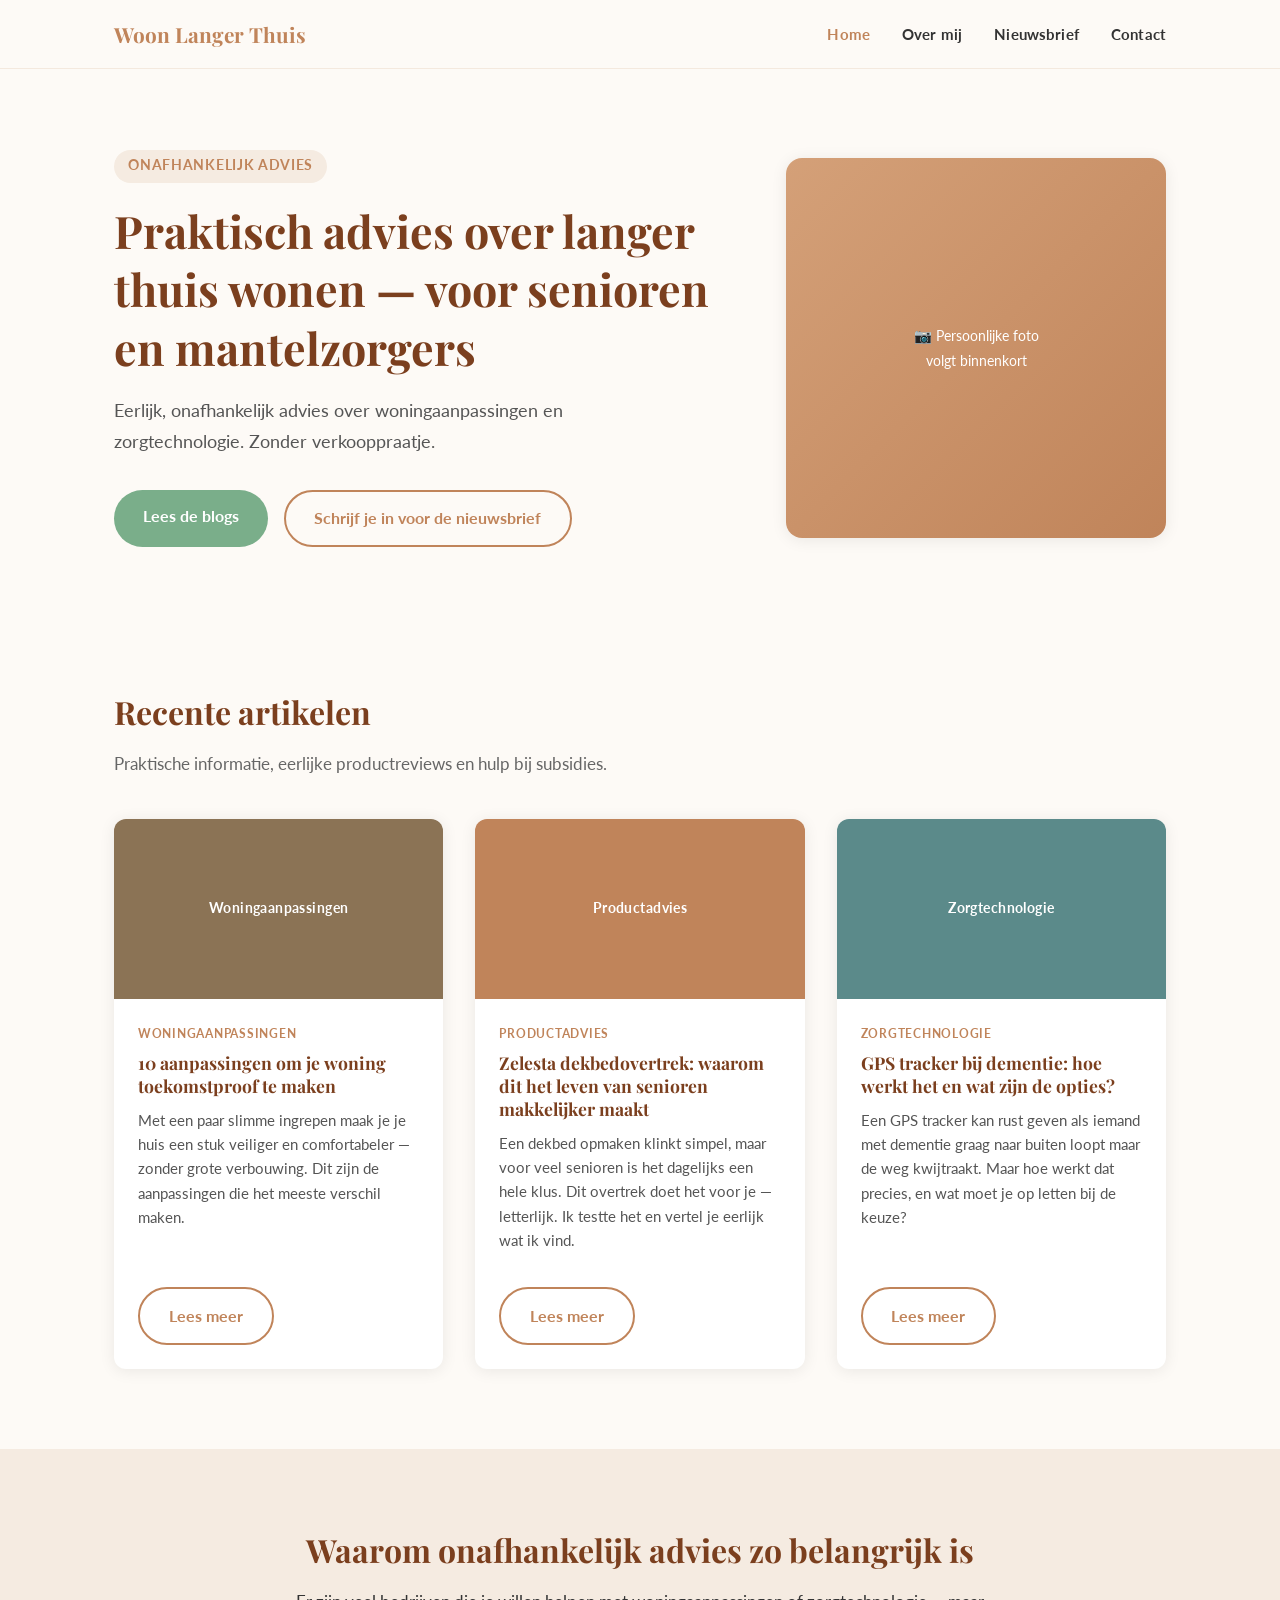
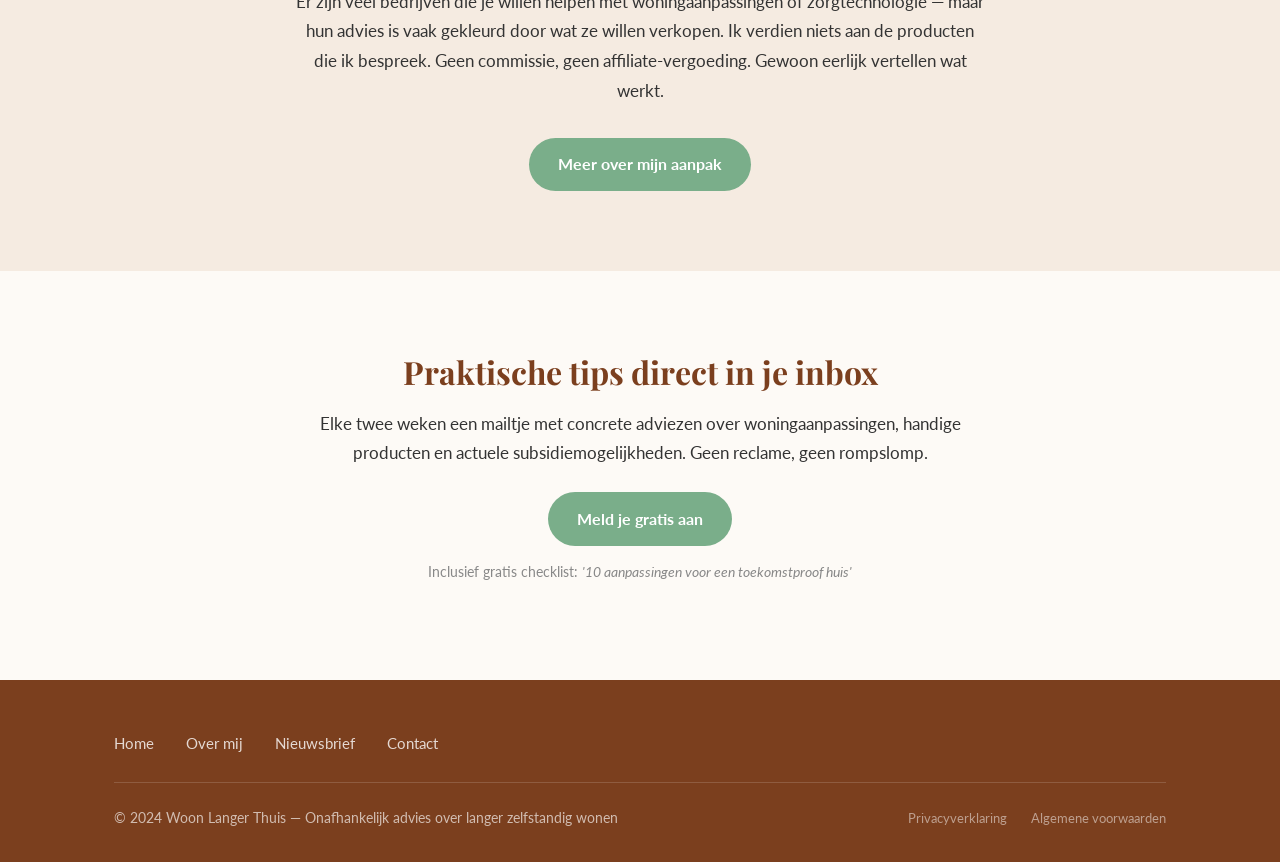
<file: index.html>
<!DOCTYPE html>
<html lang="nl">
<head>
  <meta charset="UTF-8">
  <meta name="viewport" content="width=device-width, initial-scale=1.0">
  <title>Woon Langer Thuis — Praktisch advies over langer thuis wonen</title>
  <meta name="description" content="Eerlijk, onafhankelijk advies over woningaanpassingen en zorgtechnologie voor senioren en mantelzorgers. Zonder verkooppraatje.">
  <link rel="stylesheet" href="style.css">
</head>
<body>

<nav class="site-nav">
  <div class="nav-inner">
    <a href="index.html" class="nav-logo">Woon Langer Thuis</a>
    <ul class="nav-links">
      <li><a href="index.html" class="active">Home</a></li>
      <li><a href="over-mij.html">Over mij</a></li>
      <li><a href="nieuwsbrief.html">Nieuwsbrief</a></li>
      <li><a href="contact.html">Contact</a></li>
    </ul>
    <button class="hamburger" aria-label="Menu openen">
      <span></span><span></span><span></span>
    </button>
  </div>
  <div class="mobile-menu">
    <a href="index.html">Home</a>
    <a href="over-mij.html">Over mij</a>
    <a href="nieuwsbrief.html">Nieuwsbrief</a>
    <a href="contact.html">Contact</a>
  </div>
</nav>

<main>

  <!-- HERO -->
  <section class="hero">
    <div class="hero-inner">
      <div class="hero-text">
        <span class="hero-tag">Onafhankelijk advies</span>
        <h1>Praktisch advies over langer thuis wonen — voor senioren en mantelzorgers</h1>
        <p class="hero-sub">Eerlijk, onafhankelijk advies over woningaanpassingen en zorgtechnologie. Zonder verkooppraatje.</p>
        <div class="hero-buttons">
          <a href="#blogs" class="btn btn-primary">Lees de blogs</a>
          <a href="nieuwsbrief.html" class="btn btn-outline">Schrijf je in voor de nieuwsbrief</a>
        </div>
      </div>
      <div class="hero-photo" role="img" aria-label="Foto van de auteur — volgt binnenkort">
        📷 Persoonlijke foto<br>volgt binnenkort
      </div>
    </div>
  </section>

  <!-- BLOG OVERZICHT -->
  <section class="section" id="blogs">
    <div class="container">
      <h2>Recente artikelen</h2>
      <p style="color:#666; margin-bottom:2.5rem;">Praktische informatie, eerlijke productreviews en hulp bij subsidies.</p>

      <div class="blog-grid">

        <article class="blog-card">
          <div class="blog-card-img cat-woningaanpassingen" role="img" aria-label="Woningaanpassingen">
            Woningaanpassingen
          </div>
          <div class="blog-card-body">
            <span class="blog-label">Woningaanpassingen</span>
            <h3>10 aanpassingen om je woning toekomstproof te maken</h3>
            <p>Met een paar slimme ingrepen maak je je huis een stuk veiliger en comfortabeler — zonder grote verbouwing. Dit zijn de aanpassingen die het meeste verschil maken.</p>
            <a href="blog/woningaanpassingen-toekomstproof.html" class="btn btn-outline">Lees meer</a>
          </div>
        </article>

        <article class="blog-card">
          <div class="blog-card-img cat-productadvies" role="img" aria-label="Productadvies">
            Productadvies
          </div>
          <div class="blog-card-body">
            <span class="blog-label">Productadvies</span>
            <h3>Zelesta dekbedovertrek: waarom dit het leven van senioren makkelijker maakt</h3>
            <p>Een dekbed opmaken klinkt simpel, maar voor veel senioren is het dagelijks een hele klus. Dit overtrek doet het voor je — letterlijk. Ik testte het en vertel je eerlijk wat ik vind.</p>
            <a href="blog/zelesta-dekbedovertrek.html" class="btn btn-outline">Lees meer</a>
          </div>
        </article>

        <article class="blog-card">
          <div class="blog-card-img cat-zorgtechnologie" role="img" aria-label="Zorgtechnologie">
            Zorgtechnologie
          </div>
          <div class="blog-card-body">
            <span class="blog-label">Zorgtechnologie</span>
            <h3>GPS tracker bij dementie: hoe werkt het en wat zijn de opties?</h3>
            <p>Een GPS tracker kan rust geven als iemand met dementie graag naar buiten loopt maar de weg kwijtraakt. Maar hoe werkt dat precies, en wat moet je op letten bij de keuze?</p>
            <a href="blog/gps-tracker-dementie.html" class="btn btn-outline">Lees meer</a>
          </div>
        </article>

      </div>
    </div>
  </section>

  <!-- VERTROUWEN SECTIE -->
  <section class="section section--alt">
    <div class="container" style="max-width:740px; text-align:center;">
      <h2>Waarom onafhankelijk advies zo belangrijk is</h2>
      <p>Er zijn veel bedrijven die je willen helpen met woningaanpassingen of zorgtechnologie — maar hun advies is vaak gekleurd door wat ze willen verkopen. Ik verdien niets aan de producten die ik bespreek. Geen commissie, geen affiliate-vergoeding. Gewoon eerlijk vertellen wat werkt.</p>
      <a href="over-mij.html" class="btn btn-primary" style="margin-top:1rem;">Meer over mijn aanpak</a>
    </div>
  </section>

  <!-- NIEUWSBRIEF TEASER -->
  <section class="section">
    <div class="container" style="max-width:740px; text-align:center;">
      <h2>Praktische tips direct in je inbox</h2>
      <p>Elke twee weken een mailtje met concrete adviezen over woningaanpassingen, handige producten en actuele subsidiemogelijkheden. Geen reclame, geen rompslomp.</p>
      <a href="nieuwsbrief.html" class="btn btn-primary" style="margin-top:0.5rem;">Meld je gratis aan</a>
      <p style="color:#888; font-size:0.9rem; margin-top:0.8rem;">Inclusief gratis checklist: <em>'10 aanpassingen voor een toekomstproof huis'</em></p>
    </div>
  </section>

</main>

<footer class="site-footer">
  <div class="footer-inner">
    <ul class="footer-links">
      <li><a href="index.html">Home</a></li>
      <li><a href="over-mij.html">Over mij</a></li>
      <li><a href="nieuwsbrief.html">Nieuwsbrief</a></li>
      <li><a href="contact.html">Contact</a></li>
    </ul>
    <div class="footer-bottom">
      <span>© 2024 Woon Langer Thuis — Onafhankelijk advies over langer zelfstandig wonen</span>
      <div class="footer-legal">
        <a href="#">Privacyverklaring</a>
        <a href="#">Algemene voorwaarden</a>
      </div>
    </div>
  </div>
</footer>

<script>
const nav = document.querySelector('.site-nav');
window.addEventListener('scroll', () => nav.classList.toggle('scrolled', window.scrollY > 10));
const hamburger = document.querySelector('.hamburger');
const mobileMenu = document.querySelector('.mobile-menu');
hamburger?.addEventListener('click', () => {
  hamburger.classList.toggle('open');
  mobileMenu.classList.toggle('open');
});
</script>
</body>
</html>
</file>
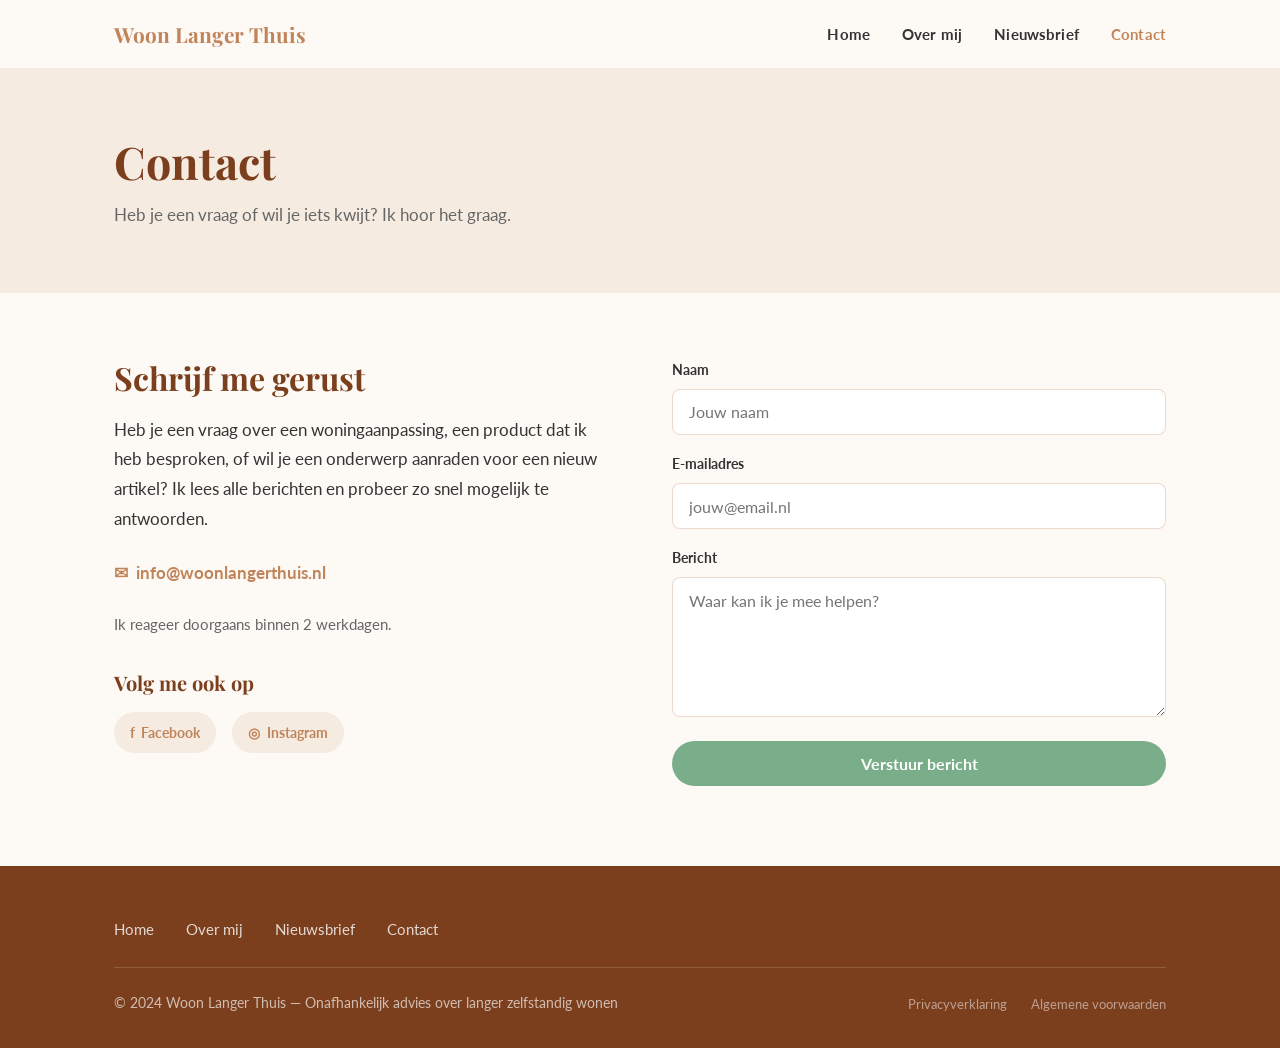
<file: contact.html>
<!DOCTYPE html>
<html lang="nl">
<head>
  <meta charset="UTF-8">
  <meta name="viewport" content="width=device-width, initial-scale=1.0">
  <title>Contact — Woon Langer Thuis</title>
  <meta name="description" content="Neem contact op met Woon Langer Thuis. Vragen over woningaanpassingen, zorgtechnologie of samenwerking.">
  <link rel="stylesheet" href="style.css">
</head>
<body>

<nav class="site-nav">
  <div class="nav-inner">
    <a href="index.html" class="nav-logo">Woon Langer Thuis</a>
    <ul class="nav-links">
      <li><a href="index.html">Home</a></li>
      <li><a href="over-mij.html">Over mij</a></li>
      <li><a href="nieuwsbrief.html">Nieuwsbrief</a></li>
      <li><a href="contact.html" class="active">Contact</a></li>
    </ul>
    <button class="hamburger" aria-label="Menu openen">
      <span></span><span></span><span></span>
    </button>
  </div>
  <div class="mobile-menu">
    <a href="index.html">Home</a>
    <a href="over-mij.html">Over mij</a>
    <a href="nieuwsbrief.html">Nieuwsbrief</a>
    <a href="contact.html">Contact</a>
  </div>
</nav>

<main>
  <div class="page-header">
    <div class="container">
      <h1>Contact</h1>
      <p>Heb je een vraag of wil je iets kwijt? Ik hoor het graag.</p>
    </div>
  </div>

  <section class="section" style="padding-top:0;">
    <div class="container">
      <div class="contact-grid">

        <div class="contact-info">
          <h2>Schrijf me gerust</h2>
          <p>Heb je een vraag over een woningaanpassing, een product dat ik heb besproken, of wil je een onderwerp aanraden voor een nieuw artikel? Ik lees alle berichten en probeer zo snel mogelijk te antwoorden.</p>

          <div class="contact-email">
            <span>✉</span>
            <a href="mailto:info@woonlangerthuis.nl">info@woonlangerthuis.nl</a>
          </div>

          <p style="color:#666; font-size:0.95rem;">Ik reageer doorgaans binnen 2 werkdagen.</p>

          <h3 style="margin-top:2rem; margin-bottom:0.8rem;">Volg me ook op</h3>
          <div class="social-links">
            <a href="#" class="social-link" aria-label="Facebook pagina Woon Langer Thuis">
              <span>f</span> Facebook
            </a>
            <a href="#" class="social-link" aria-label="Instagram pagina Woon Langer Thuis">
              <span>◎</span> Instagram
            </a>
          </div>
        </div>

        <div>
          <form action="#" method="POST" id="contact-form">
            <div class="form-field" style="margin-bottom:1rem;">
              <label for="naam">Naam</label>
              <input type="text" id="naam" name="naam" placeholder="Jouw naam" required>
            </div>
            <div class="form-field" style="margin-bottom:1rem;">
              <label for="email">E-mailadres</label>
              <input type="email" id="email" name="email" placeholder="jouw@email.nl" required>
            </div>
            <div class="form-field" style="margin-bottom:1.5rem;">
              <label for="bericht">Bericht</label>
              <textarea id="bericht" name="bericht" placeholder="Waar kan ik je mee helpen?" required></textarea>
            </div>
            <button type="submit" class="btn btn-primary" style="width:100%;">Verstuur bericht</button>
          </form>
        </div>

      </div>
    </div>
  </section>
</main>

<footer class="site-footer">
  <div class="footer-inner">
    <ul class="footer-links">
      <li><a href="index.html">Home</a></li>
      <li><a href="over-mij.html">Over mij</a></li>
      <li><a href="nieuwsbrief.html">Nieuwsbrief</a></li>
      <li><a href="contact.html">Contact</a></li>
    </ul>
    <div class="footer-bottom">
      <span>© 2024 Woon Langer Thuis — Onafhankelijk advies over langer zelfstandig wonen</span>
      <div class="footer-legal">
        <a href="#">Privacyverklaring</a>
        <a href="#">Algemene voorwaarden</a>
      </div>
    </div>
  </div>
</footer>

<script>
const nav = document.querySelector('.site-nav');
window.addEventListener('scroll', () => nav.classList.toggle('scrolled', window.scrollY > 10));
const hamburger = document.querySelector('.hamburger');
const mobileMenu = document.querySelector('.mobile-menu');
hamburger?.addEventListener('click', () => {
  hamburger.classList.toggle('open');
  mobileMenu.classList.toggle('open');
});
document.getElementById('contact-form').addEventListener('submit', e => {
  e.preventDefault();
  e.target.innerHTML = '<p style="color:var(--green); font-weight:700; font-size:1.1rem; padding:2rem 0;">✓ Bedankt voor je bericht! Ik neem zo snel mogelijk contact met je op.</p>';
});
</script>
</body>
</html>
</file>
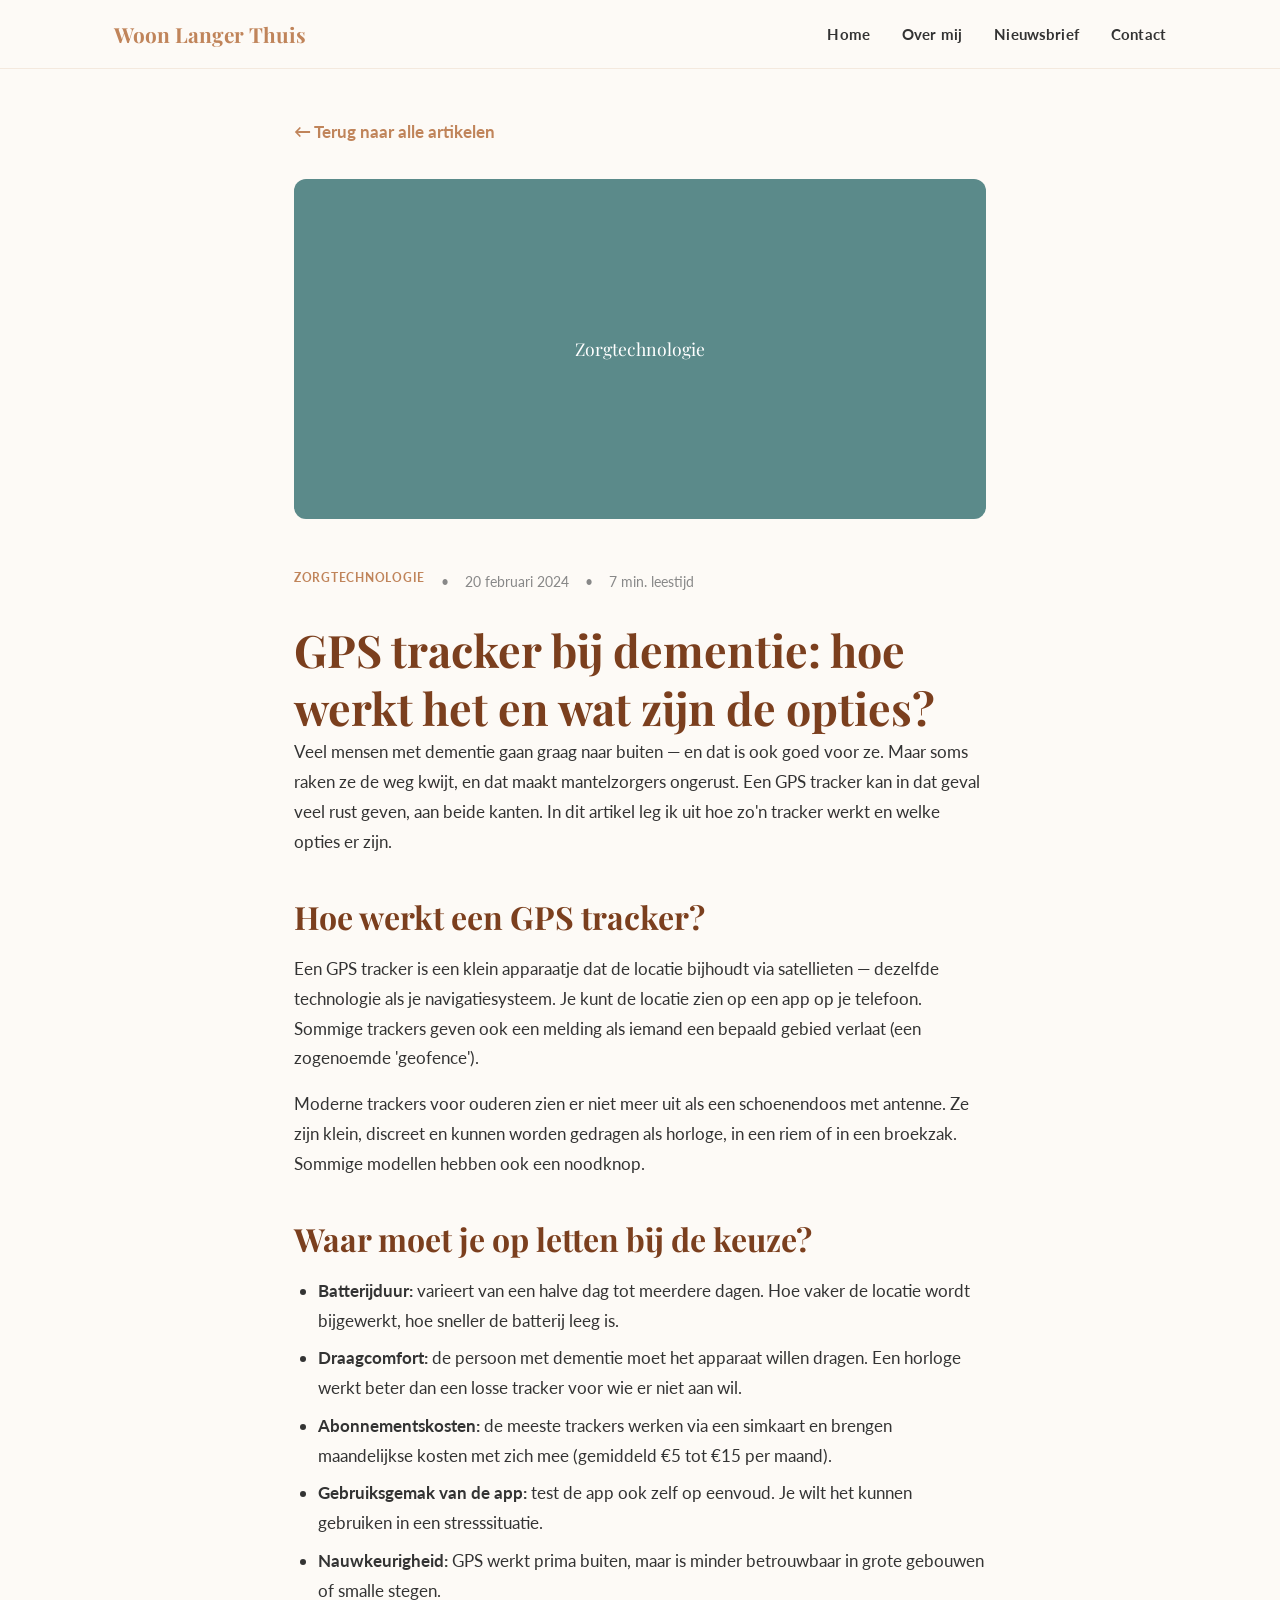
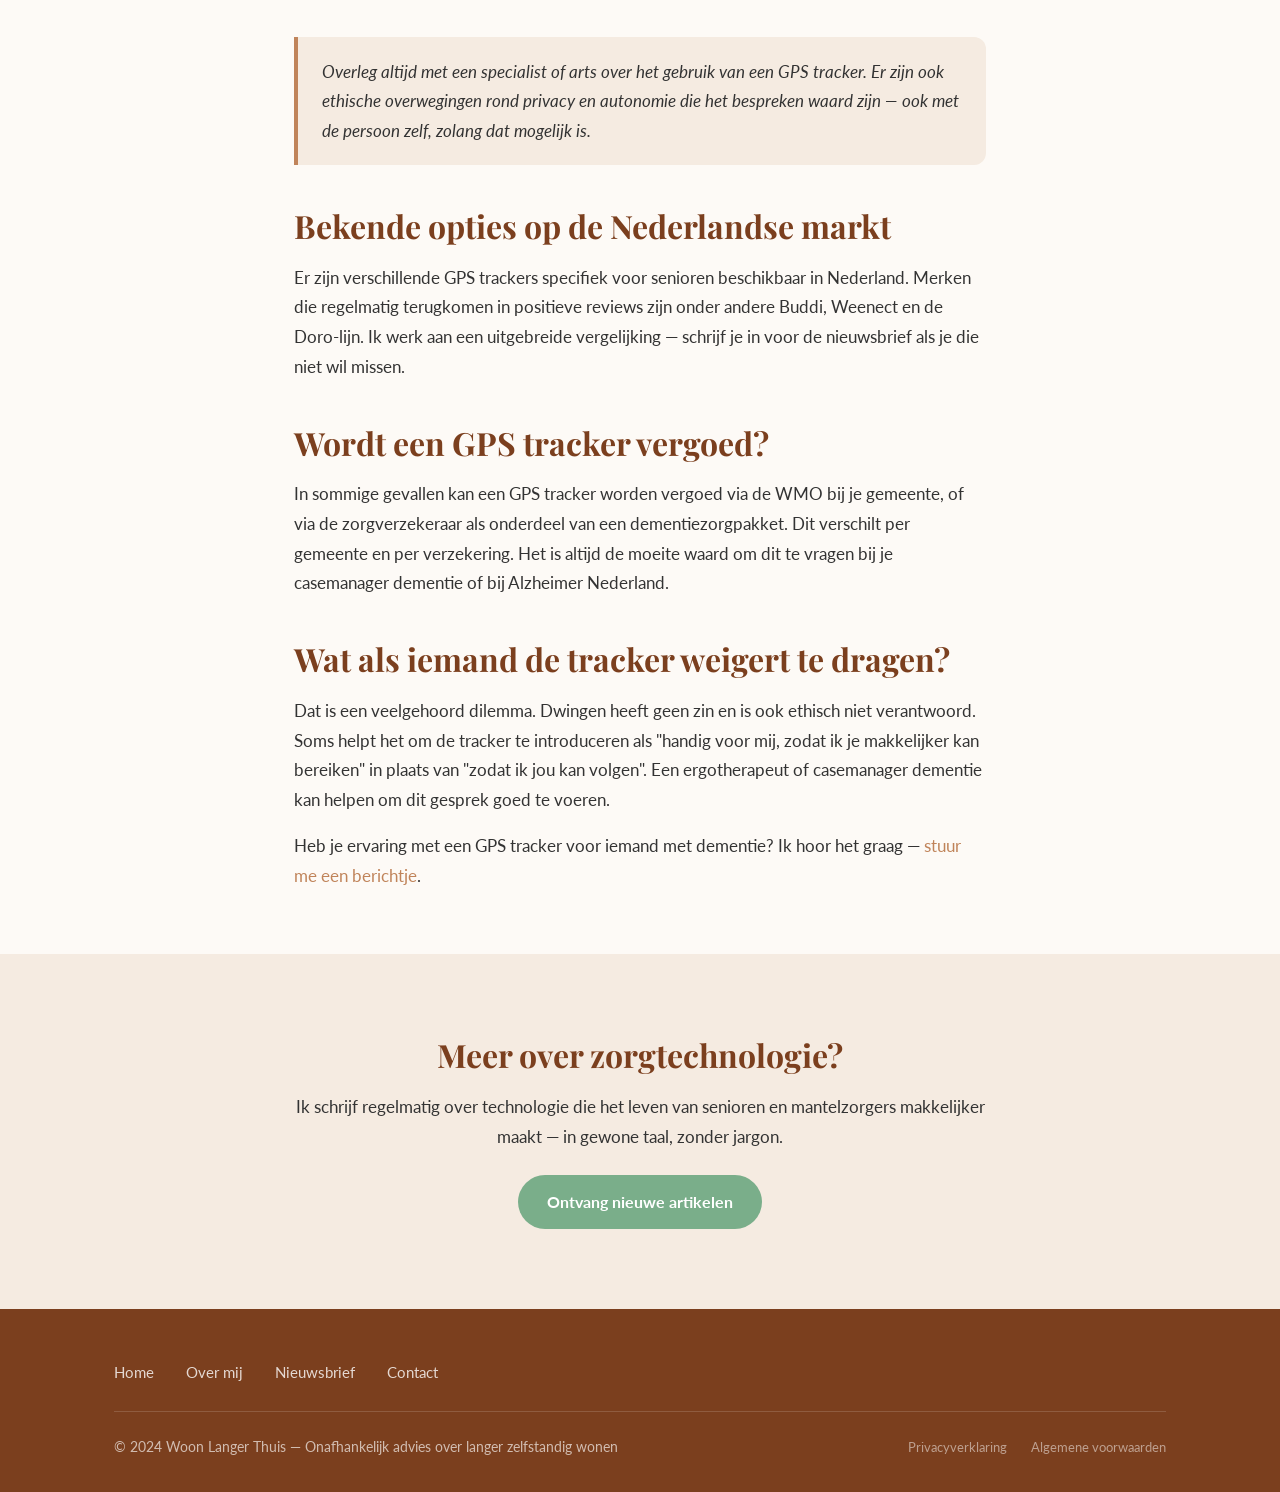
<file: gps-tracker-dementie.html>
<!DOCTYPE html>
<html lang="nl">
<head>
  <meta charset="UTF-8">
  <meta name="viewport" content="width=device-width, initial-scale=1.0">
  <title>GPS tracker bij dementie: hoe werkt het en wat zijn de opties? — Woon Langer Thuis</title>
  <meta name="description" content="Een GPS tracker kan rust geven als iemand met dementie graag naar buiten gaat maar de weg kwijtraakt. Alles wat je moet weten over hoe het werkt en wat je opties zijn.">
  <link rel="stylesheet" href="../style.css">
</head>
<body>

<nav class="site-nav">
  <div class="nav-inner">
    <a href="../index.html" class="nav-logo">Woon Langer Thuis</a>
    <ul class="nav-links">
      <li><a href="../index.html">Home</a></li>
      <li><a href="../over-mij.html">Over mij</a></li>
      <li><a href="../nieuwsbrief.html">Nieuwsbrief</a></li>
      <li><a href="../contact.html">Contact</a></li>
    </ul>
    <button class="hamburger" aria-label="Menu openen">
      <span></span><span></span><span></span>
    </button>
  </div>
  <div class="mobile-menu">
    <a href="../index.html">Home</a>
    <a href="../over-mij.html">Over mij</a>
    <a href="../nieuwsbrief.html">Nieuwsbrief</a>
    <a href="../contact.html">Contact</a>
  </div>
</nav>

<main>
  <div style="padding: 3rem 0 0;">
    <div class="container" style="max-width:740px;">
      <a href="../index.html" class="back-link">← Terug naar alle artikelen</a>
    </div>
  </div>

  <article>
    <div class="container" style="max-width:740px;">

      <div class="blog-post-hero cat-zorgtechnologie" role="img" aria-label="Illustratie GPS tracker zorgtechnologie">
        Zorgtechnologie
      </div>

      <div class="blog-post-meta">
        <span class="blog-label">Zorgtechnologie</span>
        <span>•</span>
        <time datetime="2024-02-20">20 februari 2024</time>
        <span>•</span>
        <span>7 min. leestijd</span>
      </div>

      <div class="blog-content">

        <h1>GPS tracker bij dementie: hoe werkt het en wat zijn de opties?</h1>

        <p>Veel mensen met dementie gaan graag naar buiten — en dat is ook goed voor ze. Maar soms raken ze de weg kwijt, en dat maakt mantelzorgers ongerust. Een GPS tracker kan in dat geval veel rust geven, aan beide kanten. In dit artikel leg ik uit hoe zo'n tracker werkt en welke opties er zijn.</p>

        <h2>Hoe werkt een GPS tracker?</h2>
        <p>Een GPS tracker is een klein apparaatje dat de locatie bijhoudt via satellieten — dezelfde technologie als je navigatiesysteem. Je kunt de locatie zien op een app op je telefoon. Sommige trackers geven ook een melding als iemand een bepaald gebied verlaat (een zogenoemde 'geofence').</p>

        <p>Moderne trackers voor ouderen zien er niet meer uit als een schoenendoos met antenne. Ze zijn klein, discreet en kunnen worden gedragen als horloge, in een riem of in een broekzak. Sommige modellen hebben ook een noodknop.</p>

        <h2>Waar moet je op letten bij de keuze?</h2>
        <ul>
          <li><strong>Batterijduur:</strong> varieert van een halve dag tot meerdere dagen. Hoe vaker de locatie wordt bijgewerkt, hoe sneller de batterij leeg is.</li>
          <li><strong>Draagcomfort:</strong> de persoon met dementie moet het apparaat willen dragen. Een horloge werkt beter dan een losse tracker voor wie er niet aan wil.</li>
          <li><strong>Abonnementskosten:</strong> de meeste trackers werken via een simkaart en brengen maandelijkse kosten met zich mee (gemiddeld €5 tot €15 per maand).</li>
          <li><strong>Gebruiksgemak van de app:</strong> test de app ook zelf op eenvoud. Je wilt het kunnen gebruiken in een stresssituatie.</li>
          <li><strong>Nauwkeurigheid:</strong> GPS werkt prima buiten, maar is minder betrouwbaar in grote gebouwen of smalle stegen.</li>
        </ul>

        <div class="tip-box">
          Overleg altijd met een specialist of arts over het gebruik van een GPS tracker. Er zijn ook ethische overwegingen rond privacy en autonomie die het bespreken waard zijn — ook met de persoon zelf, zolang dat mogelijk is.
        </div>

        <h2>Bekende opties op de Nederlandse markt</h2>
        <p>Er zijn verschillende GPS trackers specifiek voor senioren beschikbaar in Nederland. Merken die regelmatig terugkomen in positieve reviews zijn onder andere Buddi, Weenect en de Doro-lijn. Ik werk aan een uitgebreide vergelijking — schrijf je in voor de nieuwsbrief als je die niet wil missen.</p>

        <h2>Wordt een GPS tracker vergoed?</h2>
        <p>In sommige gevallen kan een GPS tracker worden vergoed via de WMO bij je gemeente, of via de zorgverzekeraar als onderdeel van een dementiezorgpakket. Dit verschilt per gemeente en per verzekering. Het is altijd de moeite waard om dit te vragen bij je casemanager dementie of bij Alzheimer Nederland.</p>

        <h2>Wat als iemand de tracker weigert te dragen?</h2>
        <p>Dat is een veelgehoord dilemma. Dwingen heeft geen zin en is ook ethisch niet verantwoord. Soms helpt het om de tracker te introduceren als "handig voor mij, zodat ik je makkelijker kan bereiken" in plaats van "zodat ik jou kan volgen". Een ergotherapeut of casemanager dementie kan helpen om dit gesprek goed te voeren.</p>

        <p>Heb je ervaring met een GPS tracker voor iemand met dementie? Ik hoor het graag — <a href="../contact.html">stuur me een berichtje</a>.</p>

      </div>
    </div>
  </article>

  <section class="section section--alt" style="margin-top:4rem;">
    <div class="container" style="max-width:740px; text-align:center;">
      <h2>Meer over zorgtechnologie?</h2>
      <p>Ik schrijf regelmatig over technologie die het leven van senioren en mantelzorgers makkelijker maakt — in gewone taal, zonder jargon.</p>
      <a href="../nieuwsbrief.html" class="btn btn-primary" style="margin-top:0.5rem;">Ontvang nieuwe artikelen</a>
    </div>
  </section>
</main>

<footer class="site-footer">
  <div class="footer-inner">
    <ul class="footer-links">
      <li><a href="../index.html">Home</a></li>
      <li><a href="../over-mij.html">Over mij</a></li>
      <li><a href="../nieuwsbrief.html">Nieuwsbrief</a></li>
      <li><a href="../contact.html">Contact</a></li>
    </ul>
    <div class="footer-bottom">
      <span>© 2024 Woon Langer Thuis — Onafhankelijk advies over langer zelfstandig wonen</span>
      <div class="footer-legal">
        <a href="#">Privacyverklaring</a>
        <a href="#">Algemene voorwaarden</a>
      </div>
    </div>
  </div>
</footer>

<script>
const nav = document.querySelector('.site-nav');
window.addEventListener('scroll', () => nav.classList.toggle('scrolled', window.scrollY > 10));
const hamburger = document.querySelector('.hamburger');
const mobileMenu = document.querySelector('.mobile-menu');
hamburger?.addEventListener('click', () => {
  hamburger.classList.toggle('open');
  mobileMenu.classList.toggle('open');
});
</script>
</body>
</html>
</file>
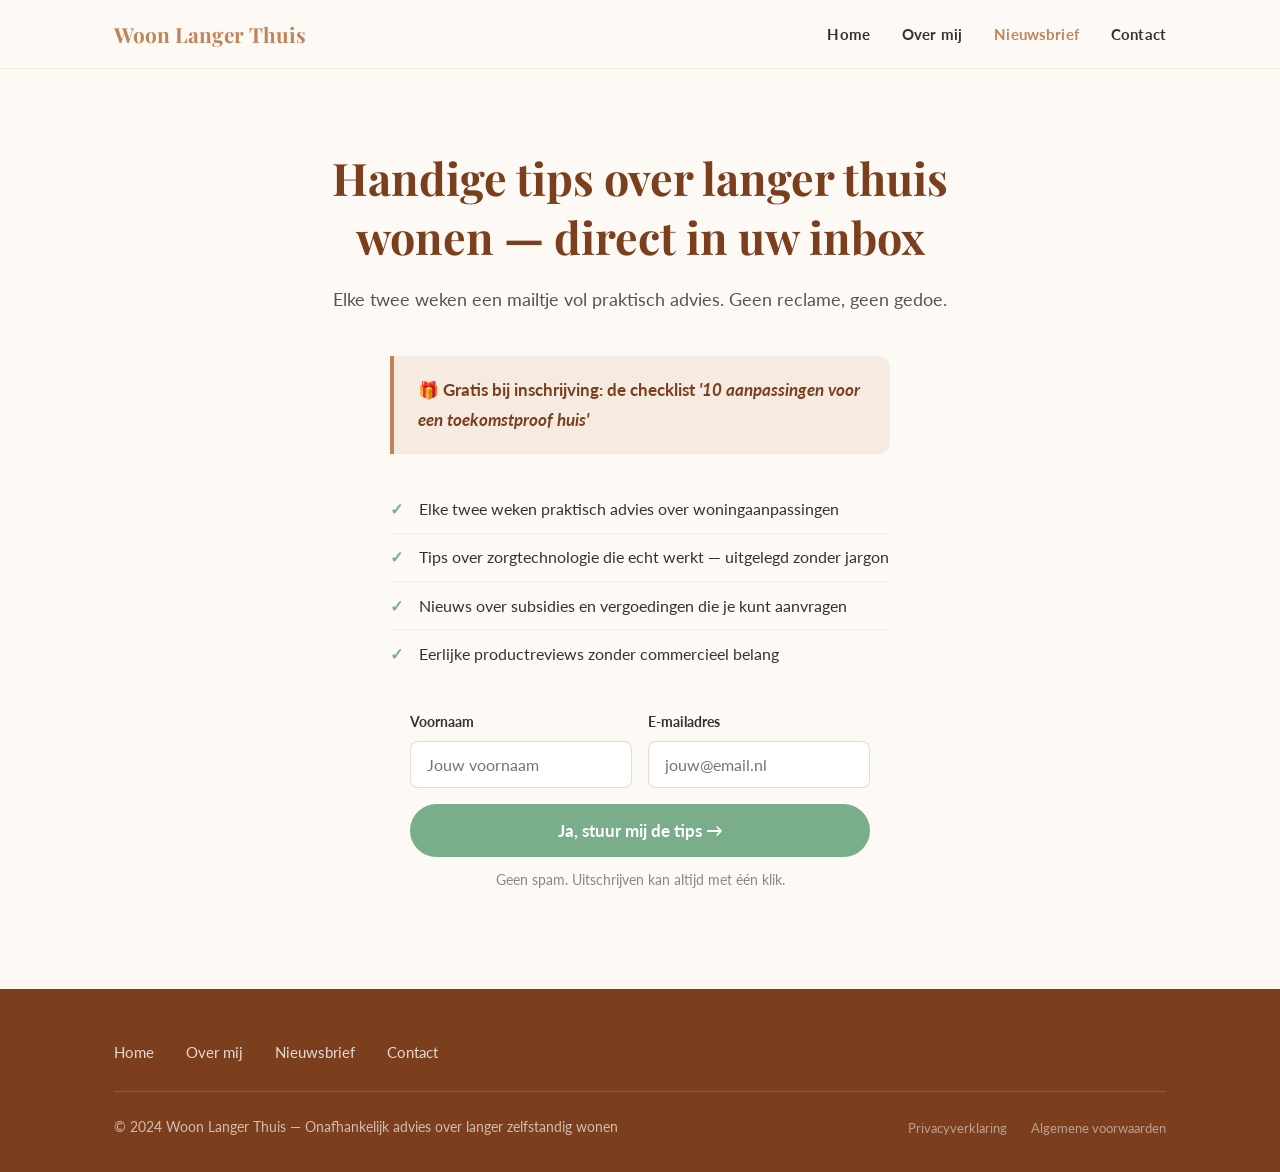
<file: nieuwsbrief.html>
<!DOCTYPE html>
<html lang="nl">
<head>
  <meta charset="UTF-8">
  <meta name="viewport" content="width=device-width, initial-scale=1.0">
  <title>Nieuwsbrief — Woon Langer Thuis</title>
  <meta name="description" content="Ontvang elke twee weken praktisch advies over langer thuis wonen. Inclusief gratis checklist bij inschrijving.">
  <link rel="stylesheet" href="style.css">
</head>
<body>

<nav class="site-nav">
  <div class="nav-inner">
    <a href="index.html" class="nav-logo">Woon Langer Thuis</a>
    <ul class="nav-links">
      <li><a href="index.html">Home</a></li>
      <li><a href="over-mij.html">Over mij</a></li>
      <li><a href="nieuwsbrief.html" class="active">Nieuwsbrief</a></li>
      <li><a href="contact.html">Contact</a></li>
    </ul>
    <button class="hamburger" aria-label="Menu openen">
      <span></span><span></span><span></span>
    </button>
  </div>
  <div class="mobile-menu">
    <a href="index.html">Home</a>
    <a href="over-mij.html">Over mij</a>
    <a href="nieuwsbrief.html">Nieuwsbrief</a>
    <a href="contact.html">Contact</a>
  </div>
</nav>

<main>
  <div class="newsletter-page">

    <h1>Handige tips over langer thuis wonen — direct in uw inbox</h1>
    <p class="sub">Elke twee weken een mailtje vol praktisch advies. Geen reclame, geen gedoe.</p>

    <div class="checklist-box">
      🎁 Gratis bij inschrijving: de checklist <em>'10 aanpassingen voor een toekomstproof huis'</em>
    </div>

    <ul class="benefits">
      <li>Elke twee weken praktisch advies over woningaanpassingen</li>
      <li>Tips over zorgtechnologie die echt werkt — uitgelegd zonder jargon</li>
      <li>Nieuws over subsidies en vergoedingen die je kunt aanvragen</li>
      <li>Eerlijke productreviews zonder commercieel belang</li>
    </ul>

    <!-- MailerLite formulier — vervang deze sectie door de MailerLite embed code -->
    <form class="nl-form" action="#" method="POST" id="nl-form">
      <div class="form-row">
        <div class="form-field">
          <label for="voornaam">Voornaam</label>
          <input type="text" id="voornaam" name="voornaam" placeholder="Jouw voornaam" required>
        </div>
        <div class="form-field">
          <label for="email">E-mailadres</label>
          <input type="email" id="email" name="email" placeholder="jouw@email.nl" required>
        </div>
      </div>
      <button type="submit" class="btn btn-primary" style="width:100%; font-size:1.05rem; padding:1rem;">
        Ja, stuur mij de tips →
      </button>
      <p class="form-note">Geen spam. Uitschrijven kan altijd met één klik.</p>
    </form>

  </div>
</main>

<footer class="site-footer">
  <div class="footer-inner">
    <ul class="footer-links">
      <li><a href="index.html">Home</a></li>
      <li><a href="over-mij.html">Over mij</a></li>
      <li><a href="nieuwsbrief.html">Nieuwsbrief</a></li>
      <li><a href="contact.html">Contact</a></li>
    </ul>
    <div class="footer-bottom">
      <span>© 2024 Woon Langer Thuis — Onafhankelijk advies over langer zelfstandig wonen</span>
      <div class="footer-legal">
        <a href="#">Privacyverklaring</a>
        <a href="#">Algemene voorwaarden</a>
      </div>
    </div>
  </div>
</footer>

<script>
const nav = document.querySelector('.site-nav');
window.addEventListener('scroll', () => nav.classList.toggle('scrolled', window.scrollY > 10));
const hamburger = document.querySelector('.hamburger');
const mobileMenu = document.querySelector('.mobile-menu');
hamburger?.addEventListener('click', () => {
  hamburger.classList.toggle('open');
  mobileMenu.classList.toggle('open');
});
document.getElementById('nl-form').addEventListener('submit', e => {
  e.preventDefault();
  e.target.innerHTML = '<p style="color:var(--green); font-weight:700; font-size:1.1rem; padding:2rem 0;">✓ Bedankt! Controleer je inbox voor de bevestiging — en je gratis checklist.</p>';
});
</script>
</body>
</html>
</file>
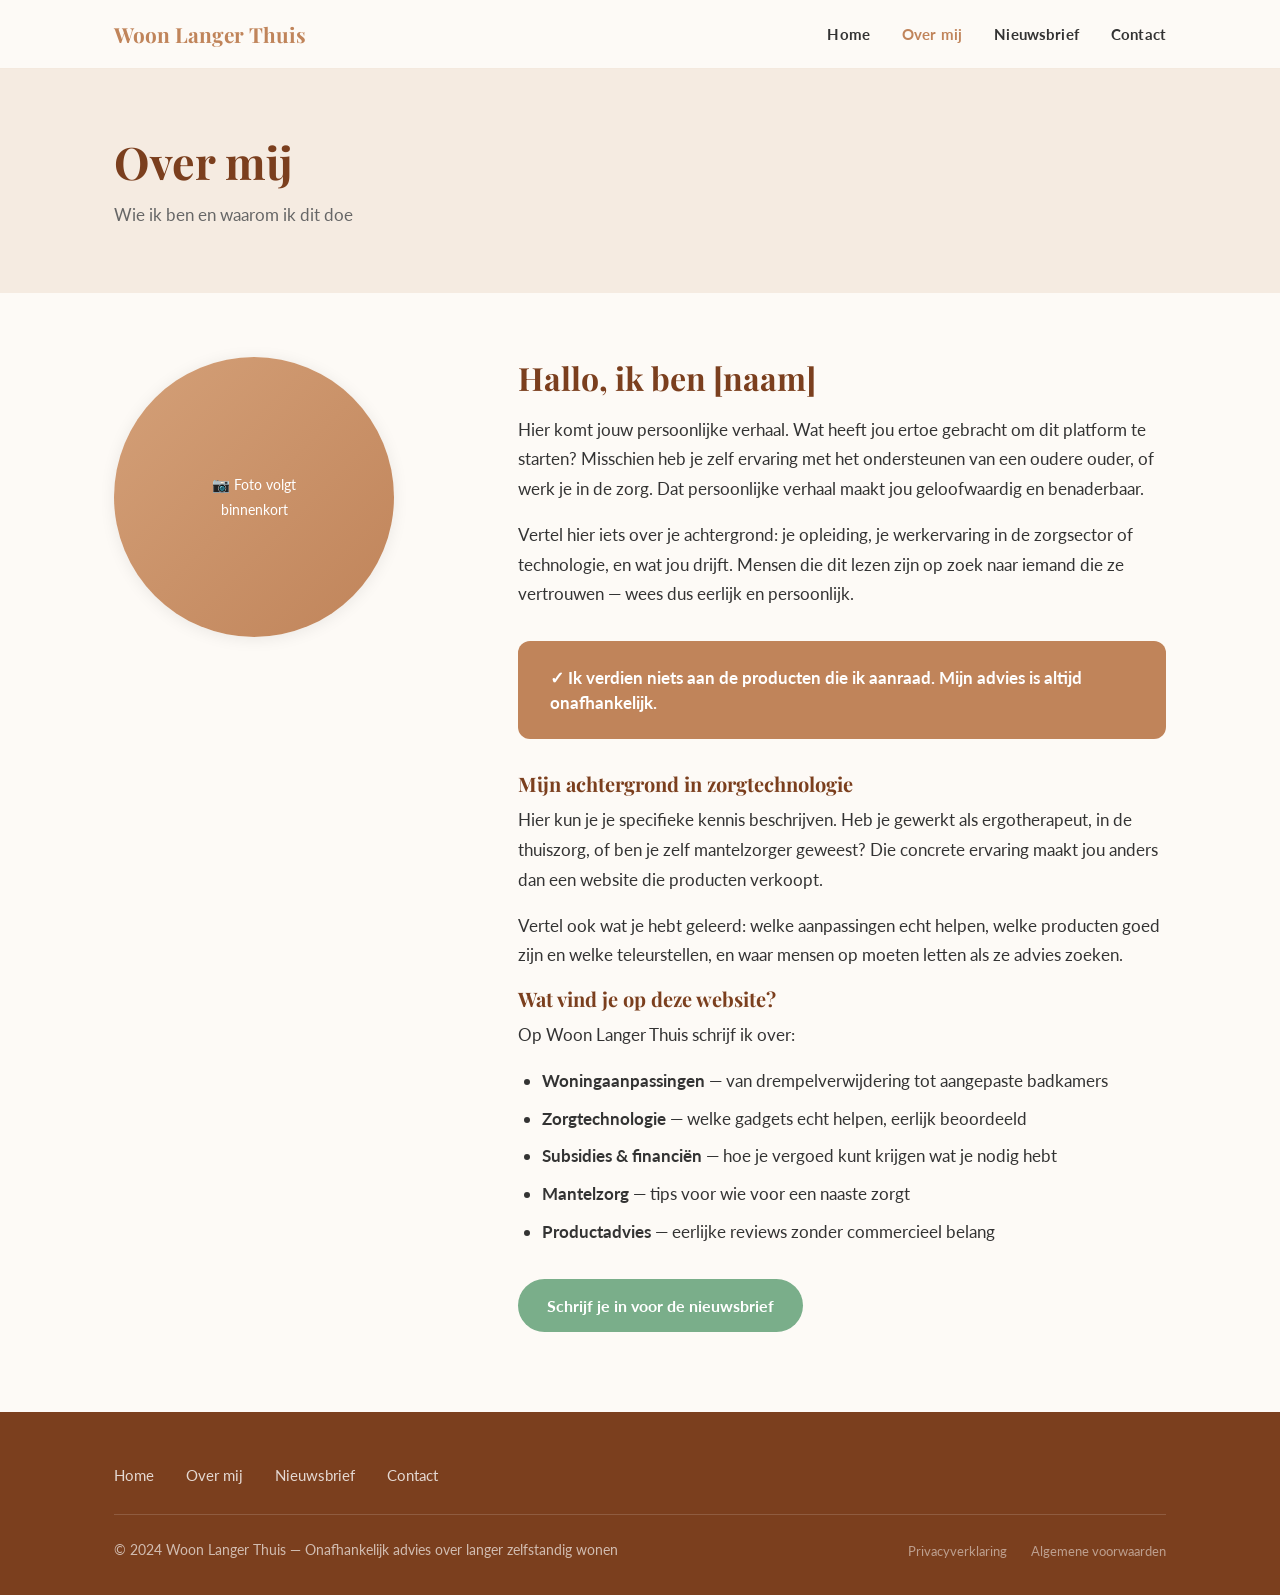
<file: over-mij.html>
<!DOCTYPE html>
<html lang="nl">
<head>
  <meta charset="UTF-8">
  <meta name="viewport" content="width=device-width, initial-scale=1.0">
  <title>Over mij — Woon Langer Thuis</title>
  <meta name="description" content="Onafhankelijk advies over langer thuis wonen. Leer mij kennen — mijn achtergrond in zorgtechnologie en woningaanpassingen.">
  <link rel="stylesheet" href="style.css">
</head>
<body>

<nav class="site-nav">
  <div class="nav-inner">
    <a href="index.html" class="nav-logo">Woon Langer Thuis</a>
    <ul class="nav-links">
      <li><a href="index.html">Home</a></li>
      <li><a href="over-mij.html" class="active">Over mij</a></li>
      <li><a href="nieuwsbrief.html">Nieuwsbrief</a></li>
      <li><a href="contact.html">Contact</a></li>
    </ul>
    <button class="hamburger" aria-label="Menu openen">
      <span></span><span></span><span></span>
    </button>
  </div>
  <div class="mobile-menu">
    <a href="index.html">Home</a>
    <a href="over-mij.html">Over mij</a>
    <a href="nieuwsbrief.html">Nieuwsbrief</a>
    <a href="contact.html">Contact</a>
  </div>
</nav>

<main>
  <div class="page-header">
    <div class="container">
      <h1>Over mij</h1>
      <p>Wie ik ben en waarom ik dit doe</p>
    </div>
  </div>

  <section class="section" style="padding-top:0;">
    <div class="container">
      <div class="about-hero">

        <div>
          <div class="about-photo" role="img" aria-label="Persoonlijke foto — volgt binnenkort" style="max-width:280px;">
            📷 Foto volgt<br>binnenkort
          </div>
        </div>

        <div>
          <h2>Hallo, ik ben [naam]</h2>

          <p>Hier komt jouw persoonlijke verhaal. Wat heeft jou ertoe gebracht om dit platform te starten? Misschien heb je zelf ervaring met het ondersteunen van een oudere ouder, of werk je in de zorg. Dat persoonlijke verhaal maakt jou geloofwaardig en benaderbaar.</p>

          <p>Vertel hier iets over je achtergrond: je opleiding, je werkervaring in de zorgsector of technologie, en wat jou drijft. Mensen die dit lezen zijn op zoek naar iemand die ze vertrouwen — wees dus eerlijk en persoonlijk.</p>

          <div class="trust-block">
            Ik verdien niets aan de producten die ik aanraad. Mijn advies is altijd onafhankelijk.
          </div>

          <h3>Mijn achtergrond in zorgtechnologie</h3>

          <p>Hier kun je je specifieke kennis beschrijven. Heb je gewerkt als ergotherapeut, in de thuiszorg, of ben je zelf mantelzorger geweest? Die concrete ervaring maakt jou anders dan een website die producten verkoopt.</p>

          <p>Vertel ook wat je hebt geleerd: welke aanpassingen echt helpen, welke producten goed zijn en welke teleurstellen, en waar mensen op moeten letten als ze advies zoeken.</p>

          <h3>Wat vind je op deze website?</h3>

          <p>Op Woon Langer Thuis schrijf ik over:</p>
          <ul style="margin: 1rem 0 1rem 1.5rem;">
            <li style="margin-bottom:0.5rem;"><strong>Woningaanpassingen</strong> — van drempelverwijdering tot aangepaste badkamers</li>
            <li style="margin-bottom:0.5rem;"><strong>Zorgtechnologie</strong> — welke gadgets echt helpen, eerlijk beoordeeld</li>
            <li style="margin-bottom:0.5rem;"><strong>Subsidies & financiën</strong> — hoe je vergoed kunt krijgen wat je nodig hebt</li>
            <li style="margin-bottom:0.5rem;"><strong>Mantelzorg</strong> — tips voor wie voor een naaste zorgt</li>
            <li style="margin-bottom:0.5rem;"><strong>Productadvies</strong> — eerlijke reviews zonder commercieel belang</li>
          </ul>

          <a href="nieuwsbrief.html" class="btn btn-primary" style="margin-top:1rem;">Schrijf je in voor de nieuwsbrief</a>
        </div>

      </div>
    </div>
  </section>
</main>

<footer class="site-footer">
  <div class="footer-inner">
    <ul class="footer-links">
      <li><a href="index.html">Home</a></li>
      <li><a href="over-mij.html">Over mij</a></li>
      <li><a href="nieuwsbrief.html">Nieuwsbrief</a></li>
      <li><a href="contact.html">Contact</a></li>
    </ul>
    <div class="footer-bottom">
      <span>© 2024 Woon Langer Thuis — Onafhankelijk advies over langer zelfstandig wonen</span>
      <div class="footer-legal">
        <a href="#">Privacyverklaring</a>
        <a href="#">Algemene voorwaarden</a>
      </div>
    </div>
  </div>
</footer>

<script>
const nav = document.querySelector('.site-nav');
window.addEventListener('scroll', () => nav.classList.toggle('scrolled', window.scrollY > 10));
const hamburger = document.querySelector('.hamburger');
const mobileMenu = document.querySelector('.mobile-menu');
hamburger?.addEventListener('click', () => {
  hamburger.classList.toggle('open');
  mobileMenu.classList.toggle('open');
});
</script>
</body>
</html>
</file>
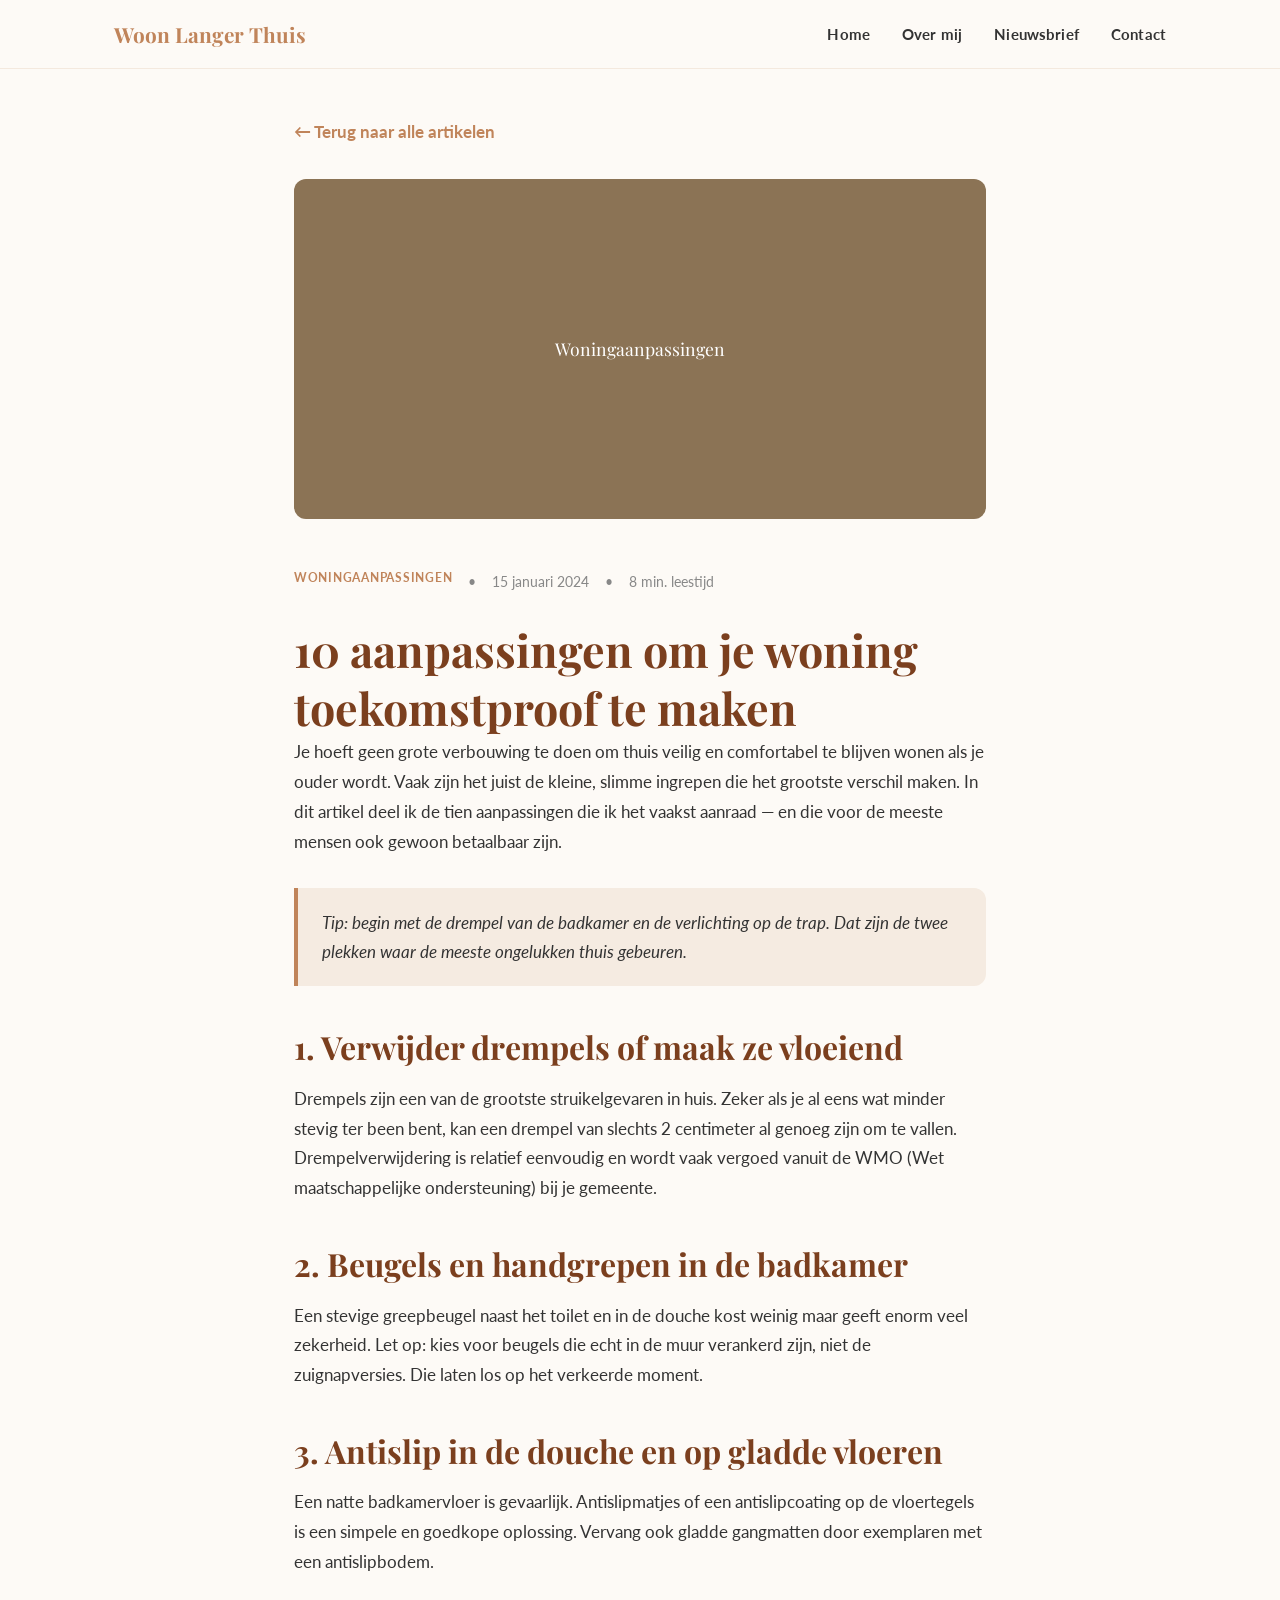
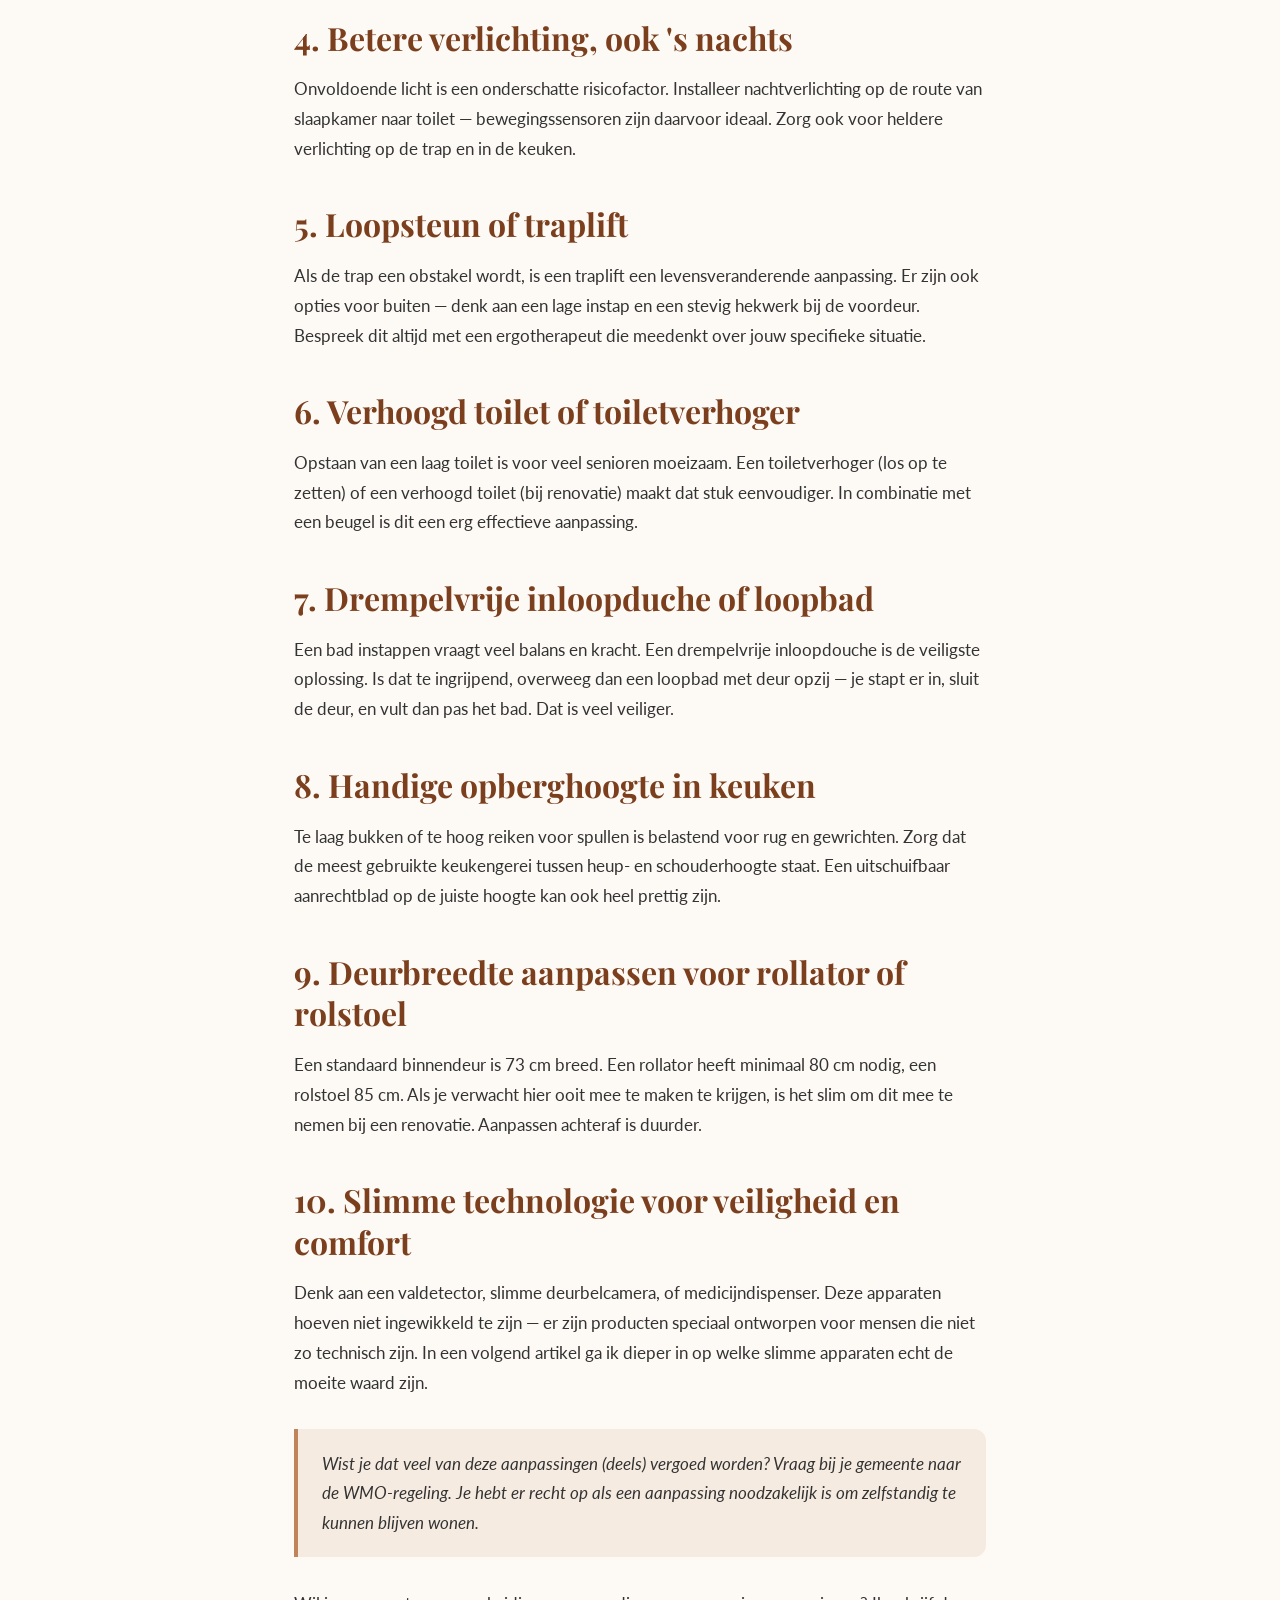
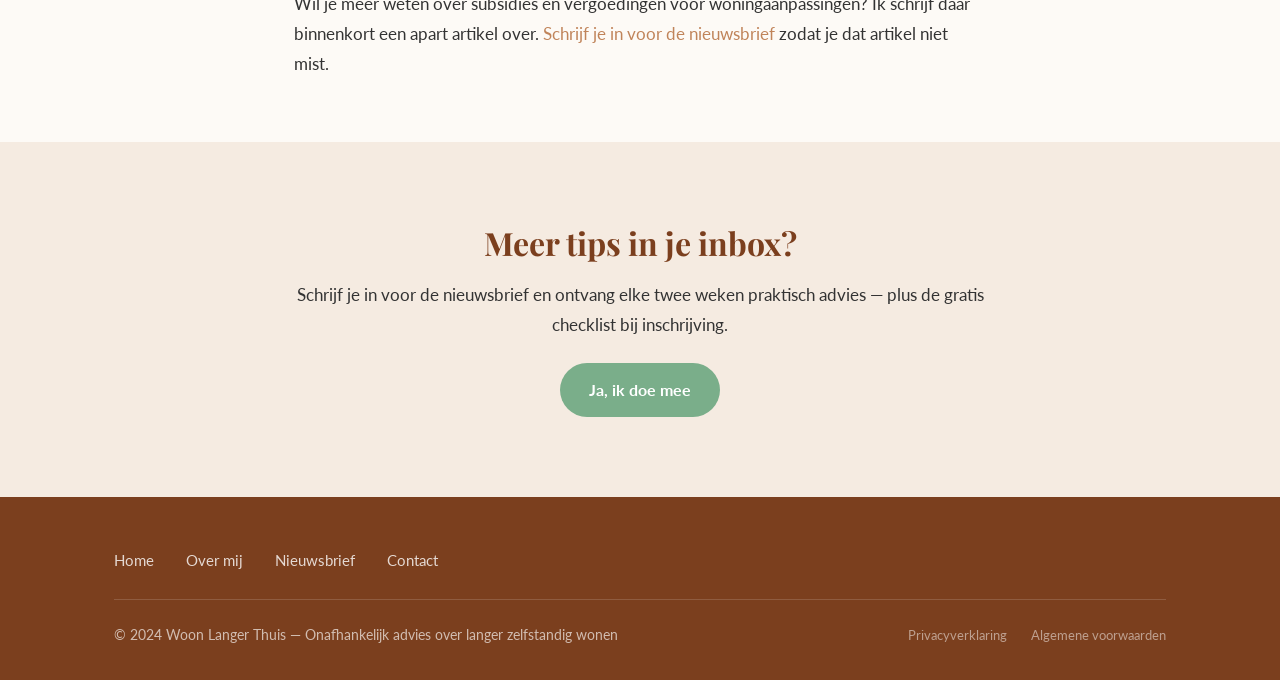
<file: woningaanpassingen-toekomstproof.html>
<!DOCTYPE html>
<html lang="nl">
<head>
  <meta charset="UTF-8">
  <meta name="viewport" content="width=device-width, initial-scale=1.0">
  <title>10 aanpassingen om je woning toekomstproof te maken — Woon Langer Thuis</title>
  <meta name="description" content="Met een paar slimme ingrepen maak je je huis een stuk veiliger en comfortabeler. Dit zijn de 10 woningaanpassingen die het meeste verschil maken voor senioren.">
  <link rel="stylesheet" href="../style.css">
</head>
<body>

<nav class="site-nav">
  <div class="nav-inner">
    <a href="../index.html" class="nav-logo">Woon Langer Thuis</a>
    <ul class="nav-links">
      <li><a href="../index.html">Home</a></li>
      <li><a href="../over-mij.html">Over mij</a></li>
      <li><a href="../nieuwsbrief.html">Nieuwsbrief</a></li>
      <li><a href="../contact.html">Contact</a></li>
    </ul>
    <button class="hamburger" aria-label="Menu openen">
      <span></span><span></span><span></span>
    </button>
  </div>
  <div class="mobile-menu">
    <a href="../index.html">Home</a>
    <a href="../over-mij.html">Over mij</a>
    <a href="../nieuwsbrief.html">Nieuwsbrief</a>
    <a href="../contact.html">Contact</a>
  </div>
</nav>

<main>
  <div style="padding: 3rem 0 0;">
    <div class="container" style="max-width:740px;">
      <a href="../index.html" class="back-link">← Terug naar alle artikelen</a>
    </div>
  </div>

  <article>
    <div class="container" style="max-width:740px;">

      <div class="blog-post-hero cat-woningaanpassingen" role="img" aria-label="Illustratie bij artikel over woningaanpassingen">
        Woningaanpassingen
      </div>

      <div class="blog-post-meta">
        <span class="blog-label">Woningaanpassingen</span>
        <span>•</span>
        <time datetime="2024-01-15">15 januari 2024</time>
        <span>•</span>
        <span>8 min. leestijd</span>
      </div>

      <div class="blog-content">

        <h1>10 aanpassingen om je woning toekomstproof te maken</h1>

        <p>Je hoeft geen grote verbouwing te doen om thuis veilig en comfortabel te blijven wonen als je ouder wordt. Vaak zijn het juist de kleine, slimme ingrepen die het grootste verschil maken. In dit artikel deel ik de tien aanpassingen die ik het vaakst aanraad — en die voor de meeste mensen ook gewoon betaalbaar zijn.</p>

        <div class="tip-box">
          Tip: begin met de drempel van de badkamer en de verlichting op de trap. Dat zijn de twee plekken waar de meeste ongelukken thuis gebeuren.
        </div>

        <h2>1. Verwijder drempels of maak ze vloeiend</h2>
        <p>Drempels zijn een van de grootste struikelgevaren in huis. Zeker als je al eens wat minder stevig ter been bent, kan een drempel van slechts 2 centimeter al genoeg zijn om te vallen. Drempelverwijdering is relatief eenvoudig en wordt vaak vergoed vanuit de WMO (Wet maatschappelijke ondersteuning) bij je gemeente.</p>

        <h2>2. Beugels en handgrepen in de badkamer</h2>
        <p>Een stevige greepbeugel naast het toilet en in de douche kost weinig maar geeft enorm veel zekerheid. Let op: kies voor beugels die echt in de muur verankerd zijn, niet de zuignapversies. Die laten los op het verkeerde moment.</p>

        <h2>3. Antislip in de douche en op gladde vloeren</h2>
        <p>Een natte badkamervloer is gevaarlijk. Antislipmatjes of een antislipcoating op de vloertegels is een simpele en goedkope oplossing. Vervang ook gladde gangmatten door exemplaren met een antislipbodem.</p>

        <h2>4. Betere verlichting, ook 's nachts</h2>
        <p>Onvoldoende licht is een onderschatte risicofactor. Installeer nachtverlichting op de route van slaapkamer naar toilet — bewegingssensoren zijn daarvoor ideaal. Zorg ook voor heldere verlichting op de trap en in de keuken.</p>

        <h2>5. Loopsteun of traplift</h2>
        <p>Als de trap een obstakel wordt, is een traplift een levensveranderende aanpassing. Er zijn ook opties voor buiten — denk aan een lage instap en een stevig hekwerk bij de voordeur. Bespreek dit altijd met een ergotherapeut die meedenkt over jouw specifieke situatie.</p>

        <h2>6. Verhoogd toilet of toiletverhoger</h2>
        <p>Opstaan van een laag toilet is voor veel senioren moeizaam. Een toiletverhoger (los op te zetten) of een verhoogd toilet (bij renovatie) maakt dat stuk eenvoudiger. In combinatie met een beugel is dit een erg effectieve aanpassing.</p>

        <h2>7. Drempelvrije inloopduche of loopbad</h2>
        <p>Een bad instappen vraagt veel balans en kracht. Een drempelvrije inloopdouche is de veiligste oplossing. Is dat te ingrijpend, overweeg dan een loopbad met deur opzij — je stapt er in, sluit de deur, en vult dan pas het bad. Dat is veel veiliger.</p>

        <h2>8. Handige opberghoogte in keuken</h2>
        <p>Te laag bukken of te hoog reiken voor spullen is belastend voor rug en gewrichten. Zorg dat de meest gebruikte keukengerei tussen heup- en schouderhoogte staat. Een uitschuifbaar aanrechtblad op de juiste hoogte kan ook heel prettig zijn.</p>

        <h2>9. Deurbreedte aanpassen voor rollator of rolstoel</h2>
        <p>Een standaard binnendeur is 73 cm breed. Een rollator heeft minimaal 80 cm nodig, een rolstoel 85 cm. Als je verwacht hier ooit mee te maken te krijgen, is het slim om dit mee te nemen bij een renovatie. Aanpassen achteraf is duurder.</p>

        <h2>10. Slimme technologie voor veiligheid en comfort</h2>
        <p>Denk aan een valdetector, slimme deurbelcamera, of medicijndispenser. Deze apparaten hoeven niet ingewikkeld te zijn — er zijn producten speciaal ontworpen voor mensen die niet zo technisch zijn. In een volgend artikel ga ik dieper in op welke slimme apparaten echt de moeite waard zijn.</p>

        <div class="tip-box">
          Wist je dat veel van deze aanpassingen (deels) vergoed worden? Vraag bij je gemeente naar de WMO-regeling. Je hebt er recht op als een aanpassing noodzakelijk is om zelfstandig te kunnen blijven wonen.
        </div>

        <p>Wil je meer weten over subsidies en vergoedingen voor woningaanpassingen? Ik schrijf daar binnenkort een apart artikel over. <a href="../nieuwsbrief.html">Schrijf je in voor de nieuwsbrief</a> zodat je dat artikel niet mist.</p>

      </div>
    </div>
  </article>

  <section class="section section--alt" style="margin-top:4rem;">
    <div class="container" style="max-width:740px; text-align:center;">
      <h2>Meer tips in je inbox?</h2>
      <p>Schrijf je in voor de nieuwsbrief en ontvang elke twee weken praktisch advies — plus de gratis checklist bij inschrijving.</p>
      <a href="../nieuwsbrief.html" class="btn btn-primary" style="margin-top:0.5rem;">Ja, ik doe mee</a>
    </div>
  </section>
</main>

<footer class="site-footer">
  <div class="footer-inner">
    <ul class="footer-links">
      <li><a href="../index.html">Home</a></li>
      <li><a href="../over-mij.html">Over mij</a></li>
      <li><a href="../nieuwsbrief.html">Nieuwsbrief</a></li>
      <li><a href="../contact.html">Contact</a></li>
    </ul>
    <div class="footer-bottom">
      <span>© 2024 Woon Langer Thuis — Onafhankelijk advies over langer zelfstandig wonen</span>
      <div class="footer-legal">
        <a href="#">Privacyverklaring</a>
        <a href="#">Algemene voorwaarden</a>
      </div>
    </div>
  </div>
</footer>

<script>
const nav = document.querySelector('.site-nav');
window.addEventListener('scroll', () => nav.classList.toggle('scrolled', window.scrollY > 10));
const hamburger = document.querySelector('.hamburger');
const mobileMenu = document.querySelector('.mobile-menu');
hamburger?.addEventListener('click', () => {
  hamburger.classList.toggle('open');
  mobileMenu.classList.toggle('open');
});
</script>
</body>
</html>
</file>
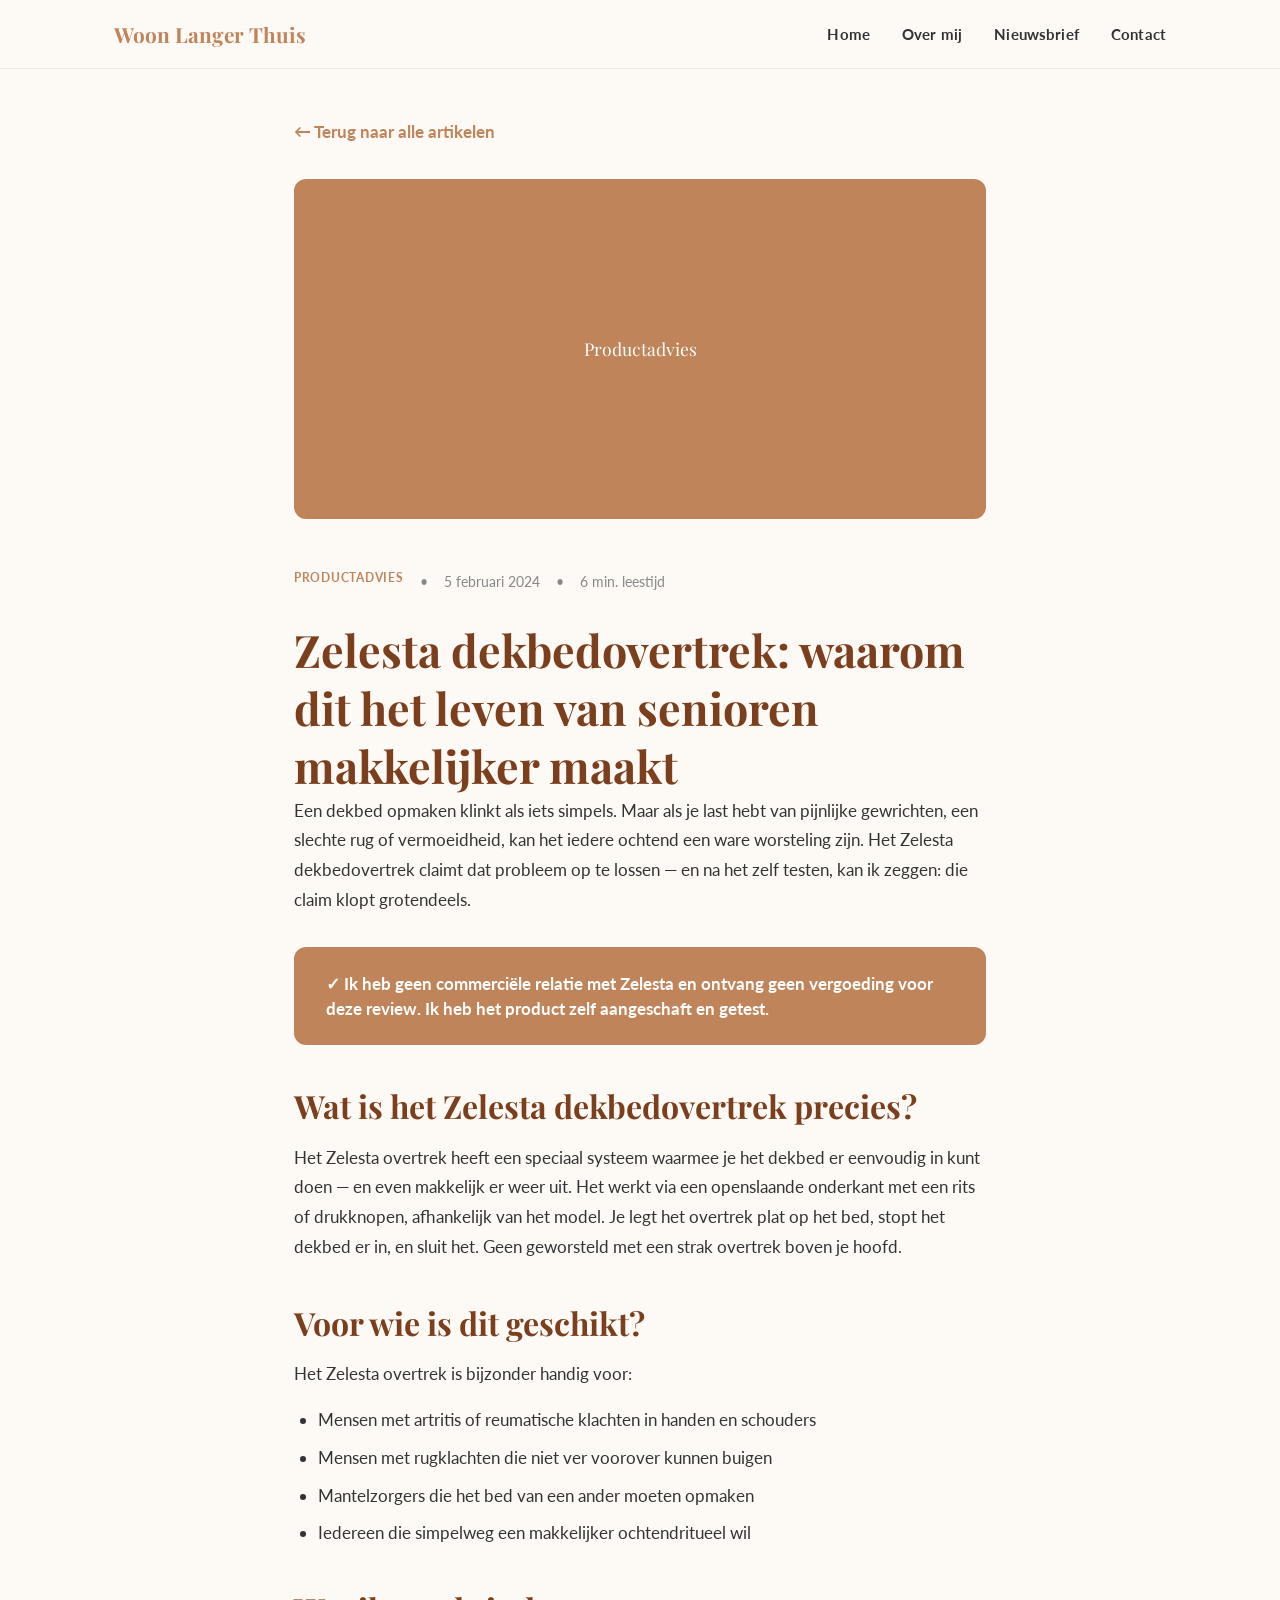
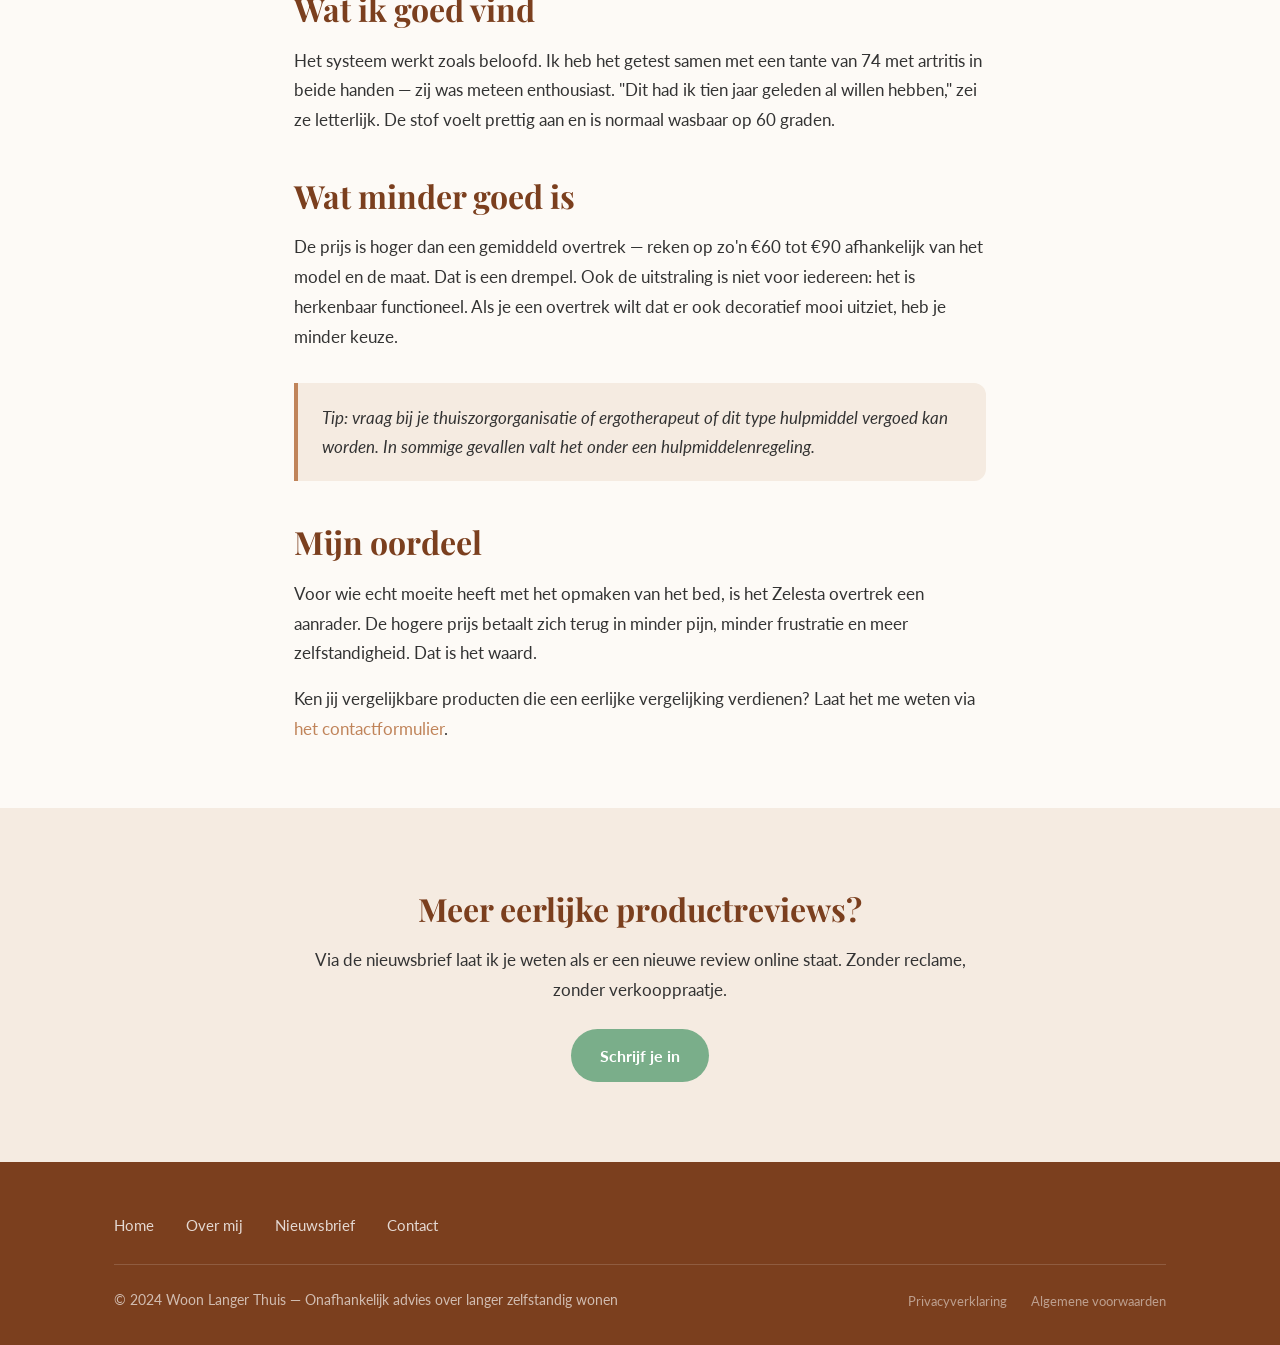
<file: zelesta-dekbedovertrek.html>
<!DOCTYPE html>
<html lang="nl">
<head>
  <meta charset="UTF-8">
  <meta name="viewport" content="width=device-width, initial-scale=1.0">
  <title>Zelesta dekbedovertrek: eerlijke review — Woon Langer Thuis</title>
  <meta name="description" content="Een dekbed opmaken is voor senioren vaak een dagelijkse uitdaging. Het Zelesta dekbedovertrek biedt een slimme oplossing. Eerlijke review zonder commercieel belang.">
  <link rel="stylesheet" href="../style.css">
</head>
<body>

<nav class="site-nav">
  <div class="nav-inner">
    <a href="../index.html" class="nav-logo">Woon Langer Thuis</a>
    <ul class="nav-links">
      <li><a href="../index.html">Home</a></li>
      <li><a href="../over-mij.html">Over mij</a></li>
      <li><a href="../nieuwsbrief.html">Nieuwsbrief</a></li>
      <li><a href="../contact.html">Contact</a></li>
    </ul>
    <button class="hamburger" aria-label="Menu openen">
      <span></span><span></span><span></span>
    </button>
  </div>
  <div class="mobile-menu">
    <a href="../index.html">Home</a>
    <a href="../over-mij.html">Over mij</a>
    <a href="../nieuwsbrief.html">Nieuwsbrief</a>
    <a href="../contact.html">Contact</a>
  </div>
</nav>

<main>
  <div style="padding: 3rem 0 0;">
    <div class="container" style="max-width:740px;">
      <a href="../index.html" class="back-link">← Terug naar alle artikelen</a>
    </div>
  </div>

  <article>
    <div class="container" style="max-width:740px;">

      <div class="blog-post-hero cat-productadvies" role="img" aria-label="Productfoto Zelesta dekbedovertrek">
        Productadvies
      </div>

      <div class="blog-post-meta">
        <span class="blog-label">Productadvies</span>
        <span>•</span>
        <time datetime="2024-02-05">5 februari 2024</time>
        <span>•</span>
        <span>6 min. leestijd</span>
      </div>

      <div class="blog-content">

        <h1>Zelesta dekbedovertrek: waarom dit het leven van senioren makkelijker maakt</h1>

        <p>Een dekbed opmaken klinkt als iets simpels. Maar als je last hebt van pijnlijke gewrichten, een slechte rug of vermoeidheid, kan het iedere ochtend een ware worsteling zijn. Het Zelesta dekbedovertrek claimt dat probleem op te lossen — en na het zelf testen, kan ik zeggen: die claim klopt grotendeels.</p>

        <div class="trust-block">
          Ik heb geen commerciële relatie met Zelesta en ontvang geen vergoeding voor deze review. Ik heb het product zelf aangeschaft en getest.
        </div>

        <h2>Wat is het Zelesta dekbedovertrek precies?</h2>
        <p>Het Zelesta overtrek heeft een speciaal systeem waarmee je het dekbed er eenvoudig in kunt doen — en even makkelijk er weer uit. Het werkt via een openslaande onderkant met een rits of drukknopen, afhankelijk van het model. Je legt het overtrek plat op het bed, stopt het dekbed er in, en sluit het. Geen geworsteld met een strak overtrek boven je hoofd.</p>

        <h2>Voor wie is dit geschikt?</h2>
        <p>Het Zelesta overtrek is bijzonder handig voor:</p>
        <ul>
          <li>Mensen met artritis of reumatische klachten in handen en schouders</li>
          <li>Mensen met rugklachten die niet ver voorover kunnen buigen</li>
          <li>Mantelzorgers die het bed van een ander moeten opmaken</li>
          <li>Iedereen die simpelweg een makkelijker ochtendritueel wil</li>
        </ul>

        <h2>Wat ik goed vind</h2>
        <p>Het systeem werkt zoals beloofd. Ik heb het getest samen met een tante van 74 met artritis in beide handen — zij was meteen enthousiast. "Dit had ik tien jaar geleden al willen hebben," zei ze letterlijk. De stof voelt prettig aan en is normaal wasbaar op 60 graden.</p>

        <h2>Wat minder goed is</h2>
        <p>De prijs is hoger dan een gemiddeld overtrek — reken op zo'n €60 tot €90 afhankelijk van het model en de maat. Dat is een drempel. Ook de uitstraling is niet voor iedereen: het is herkenbaar functioneel. Als je een overtrek wilt dat er ook decoratief mooi uitziet, heb je minder keuze.</p>

        <div class="tip-box">
          Tip: vraag bij je thuiszorgorganisatie of ergotherapeut of dit type hulpmiddel vergoed kan worden. In sommige gevallen valt het onder een hulpmiddelenregeling.
        </div>

        <h2>Mijn oordeel</h2>
        <p>Voor wie echt moeite heeft met het opmaken van het bed, is het Zelesta overtrek een aanrader. De hogere prijs betaalt zich terug in minder pijn, minder frustratie en meer zelfstandigheid. Dat is het waard.</p>

        <p>Ken jij vergelijkbare producten die een eerlijke vergelijking verdienen? Laat het me weten via <a href="../contact.html">het contactformulier</a>.</p>

      </div>
    </div>
  </article>

  <section class="section section--alt" style="margin-top:4rem;">
    <div class="container" style="max-width:740px; text-align:center;">
      <h2>Meer eerlijke productreviews?</h2>
      <p>Via de nieuwsbrief laat ik je weten als er een nieuwe review online staat. Zonder reclame, zonder verkooppraatje.</p>
      <a href="../nieuwsbrief.html" class="btn btn-primary" style="margin-top:0.5rem;">Schrijf je in</a>
    </div>
  </section>
</main>

<footer class="site-footer">
  <div class="footer-inner">
    <ul class="footer-links">
      <li><a href="../index.html">Home</a></li>
      <li><a href="../over-mij.html">Over mij</a></li>
      <li><a href="../nieuwsbrief.html">Nieuwsbrief</a></li>
      <li><a href="../contact.html">Contact</a></li>
    </ul>
    <div class="footer-bottom">
      <span>© 2024 Woon Langer Thuis — Onafhankelijk advies over langer zelfstandig wonen</span>
      <div class="footer-legal">
        <a href="#">Privacyverklaring</a>
        <a href="#">Algemene voorwaarden</a>
      </div>
    </div>
  </div>
</footer>

<script>
const nav = document.querySelector('.site-nav');
window.addEventListener('scroll', () => nav.classList.toggle('scrolled', window.scrollY > 10));
const hamburger = document.querySelector('.hamburger');
const mobileMenu = document.querySelector('.mobile-menu');
hamburger?.addEventListener('click', () => {
  hamburger.classList.toggle('open');
  mobileMenu.classList.toggle('open');
});
</script>
</body>
</html>
</file>
<file: style.css>
@import url('https://fonts.googleapis.com/css2?family=Playfair+Display:wght@400;600;700&family=Lato:wght@300;400;700&display=swap');

*, *::before, *::after { box-sizing: border-box; margin: 0; padding: 0; }

:root {
  --terra: #C0845A;
  --brown: #7B3F1E;
  --bg: #FDFAF6;
  --text: #333333;
  --green: #7AAE8A;
  --green-dark: #5d9070;
  --light-terra: #f5ebe1;
  --radius: 12px;
  --shadow: 0 2px 16px rgba(0,0,0,0.08);
}

html { scroll-behavior: smooth; }

body {
  font-family: 'Lato', sans-serif;
  font-size: 17px;
  line-height: 1.75;
  color: var(--text);
  background: var(--bg);
}

h1, h2, h3, h4 {
  font-family: 'Playfair Display', serif;
  line-height: 1.3;
  color: var(--brown);
}

h1 { font-size: clamp(1.8rem, 4vw, 2.8rem); }
h2 { font-size: clamp(1.4rem, 3vw, 2rem); margin-bottom: 1rem; }
h3 { font-size: 1.25rem; margin-bottom: 0.5rem; }

p { margin-bottom: 1rem; }
a { color: var(--terra); text-decoration: none; }
a:hover { text-decoration: underline; }

img { max-width: 100%; display: block; }

.container { max-width: 1100px; margin: 0 auto; padding: 0 1.5rem; }
.section { padding: 5rem 0; }
.section--alt { background: var(--light-terra); }

/* ── BUTTONS ── */
.btn {
  display: inline-block;
  padding: 0.8rem 1.8rem;
  border-radius: 50px;
  font-family: 'Lato', sans-serif;
  font-size: 1rem;
  font-weight: 700;
  cursor: pointer;
  transition: transform 0.15s, box-shadow 0.15s;
  border: none;
  text-decoration: none;
}
.btn:hover { transform: translateY(-2px); box-shadow: 0 4px 16px rgba(0,0,0,0.15); text-decoration: none; }
.btn-primary { background: var(--green); color: #fff; }
.btn-primary:hover { background: var(--green-dark); color: #fff; }
.btn-outline { background: transparent; color: var(--terra); border: 2px solid var(--terra); }
.btn-outline:hover { background: var(--terra); color: #fff; }

/* ── NAV ── */
.site-nav {
  position: sticky;
  top: 0;
  z-index: 100;
  background: var(--bg);
  border-bottom: 1px solid rgba(192,132,90,0.15);
  transition: box-shadow 0.3s;
}
.site-nav.scrolled { box-shadow: 0 2px 12px rgba(0,0,0,0.1); }
.nav-inner {
  display: flex;
  align-items: center;
  justify-content: space-between;
  padding: 1rem 1.5rem;
  max-width: 1100px;
  margin: 0 auto;
}
.nav-logo {
  font-family: 'Playfair Display', serif;
  font-size: 1.3rem;
  color: var(--terra);
  font-weight: 700;
  text-decoration: none;
}
.nav-logo:hover { text-decoration: none; color: var(--brown); }
.nav-links { display: flex; gap: 2rem; list-style: none; }
.nav-links a { color: var(--text); font-weight: 700; font-size: 0.95rem; letter-spacing: 0.01em; }
.nav-links a:hover { color: var(--terra); text-decoration: none; }
.nav-links a.active { color: var(--terra); }

.hamburger {
  display: none;
  background: none;
  border: none;
  cursor: pointer;
  flex-direction: column;
  gap: 5px;
  padding: 4px;
}
.hamburger span {
  display: block;
  width: 24px;
  height: 2px;
  background: var(--text);
  border-radius: 2px;
  transition: all 0.3s;
}
.hamburger.open span:nth-child(1) { transform: translateY(7px) rotate(45deg); }
.hamburger.open span:nth-child(2) { opacity: 0; }
.hamburger.open span:nth-child(3) { transform: translateY(-7px) rotate(-45deg); }

.mobile-menu {
  display: none;
  flex-direction: column;
  gap: 0;
  background: var(--bg);
  border-top: 1px solid rgba(192,132,90,0.15);
  padding: 0.5rem 0;
}
.mobile-menu.open { display: flex; }
.mobile-menu a {
  padding: 0.85rem 1.5rem;
  color: var(--text);
  font-weight: 700;
  border-bottom: 1px solid rgba(192,132,90,0.08);
}
.mobile-menu a:hover { background: var(--light-terra); color: var(--terra); text-decoration: none; }

/* ── HERO ── */
.hero {
  padding: 5rem 0 4rem;
  background: var(--bg);
}
.hero-inner {
  display: grid;
  grid-template-columns: 1fr 380px;
  gap: 4rem;
  align-items: center;
  max-width: 1100px;
  margin: 0 auto;
  padding: 0 1.5rem;
}
.hero-tag {
  display: inline-block;
  background: var(--light-terra);
  color: var(--terra);
  font-size: 0.85rem;
  font-weight: 700;
  padding: 0.3rem 0.9rem;
  border-radius: 50px;
  margin-bottom: 1.2rem;
  letter-spacing: 0.05em;
  text-transform: uppercase;
}
.hero h1 { margin-bottom: 1.2rem; }
.hero-sub {
  font-size: 1.1rem;
  color: #555;
  margin-bottom: 2rem;
  max-width: 520px;
}
.hero-buttons { display: flex; gap: 1rem; flex-wrap: wrap; }
.hero-photo {
  width: 100%;
  aspect-ratio: 1;
  border-radius: 16px;
  background: linear-gradient(135deg, #d4a078, #c0845a);
  display: flex;
  align-items: center;
  justify-content: center;
  color: white;
  font-family: 'Lato', sans-serif;
  font-size: 0.9rem;
  text-align: center;
  padding: 1rem;
  box-shadow: var(--shadow);
}

/* ── BLOG GRID ── */
.blog-grid {
  display: grid;
  grid-template-columns: repeat(3, 1fr);
  gap: 2rem;
}
.blog-card {
  background: #fff;
  border-radius: var(--radius);
  overflow: hidden;
  box-shadow: var(--shadow);
  transition: transform 0.2s, box-shadow 0.2s;
  display: flex;
  flex-direction: column;
}
.blog-card:hover { transform: translateY(-4px); box-shadow: 0 8px 32px rgba(0,0,0,0.12); }
.blog-card-img {
  width: 100%;
  height: 180px;
  display: flex;
  align-items: center;
  justify-content: center;
  font-family: 'Lato', sans-serif;
  font-weight: 700;
  font-size: 0.85rem;
  color: #fff;
  letter-spacing: 0.03em;
}
.cat-woningaanpassingen { background: #8b7355; }
.cat-zorgtechnologie { background: #5b8a8a; }
.cat-subsidies { background: #7a6b8a; }
.cat-mantelzorg { background: #7a8a6b; }
.cat-productadvies { background: var(--terra); }

.blog-card-body { padding: 1.5rem; flex: 1; display: flex; flex-direction: column; }
.blog-label {
  display: inline-block;
  font-size: 0.78rem;
  font-weight: 700;
  text-transform: uppercase;
  letter-spacing: 0.06em;
  color: var(--terra);
  margin-bottom: 0.5rem;
}
.blog-card h3 { font-size: 1.1rem; margin-bottom: 0.6rem; color: var(--brown); }
.blog-card p { font-size: 0.95rem; color: #555; line-height: 1.6; flex: 1; }
.blog-card .btn { margin-top: 1.2rem; align-self: flex-start; }

/* ── OVER MIJ ── */
.about-hero {
  display: grid;
  grid-template-columns: 340px 1fr;
  gap: 4rem;
  align-items: start;
}
.about-photo {
  width: 100%;
  aspect-ratio: 1;
  border-radius: 50%;
  background: linear-gradient(135deg, #d4a078, #c0845a);
  display: flex;
  align-items: center;
  justify-content: center;
  color: white;
  font-size: 0.9rem;
  text-align: center;
  padding: 2rem;
  box-shadow: var(--shadow);
}
.trust-block {
  background: var(--terra);
  color: #fff;
  padding: 1.5rem 2rem;
  border-radius: var(--radius);
  margin: 2rem 0;
  font-size: 1.05rem;
  font-weight: 700;
  line-height: 1.5;
}
.trust-block::before { content: "✓ "; }

/* ── NIEUWSBRIEF ── */
.newsletter-page { max-width: 680px; margin: 0 auto; text-align: center; padding: 5rem 1.5rem; }
.newsletter-page h1 { margin-bottom: 1.2rem; }
.newsletter-page .sub { font-size: 1.1rem; color: #555; margin-bottom: 2.5rem; }
.benefits { list-style: none; text-align: left; margin: 2rem auto; max-width: 500px; }
.benefits li {
  padding: 0.6rem 0;
  padding-left: 1.8rem;
  position: relative;
  border-bottom: 1px solid rgba(192,132,90,0.12);
  font-size: 1rem;
}
.benefits li::before { content: "✓"; position: absolute; left: 0; color: var(--green); font-weight: 700; }
.benefits li:last-child { border-bottom: none; }

.checklist-box {
  background: var(--light-terra);
  border-left: 4px solid var(--terra);
  border-radius: 0 var(--radius) var(--radius) 0;
  padding: 1.2rem 1.5rem;
  margin: 2rem auto;
  max-width: 500px;
  text-align: left;
  font-weight: 700;
  color: var(--brown);
}

.nl-form { max-width: 460px; margin: 2rem auto 0; }
.form-row { display: grid; grid-template-columns: 1fr 1fr; gap: 1rem; margin-bottom: 1rem; }
.form-field { display: flex; flex-direction: column; gap: 0.4rem; }
.form-field label { font-size: 0.9rem; font-weight: 700; color: var(--text); text-align: left; }
input[type="text"], input[type="email"], textarea {
  padding: 0.8rem 1rem;
  border: 1.5px solid rgba(192,132,90,0.3);
  border-radius: 8px;
  font-family: 'Lato', sans-serif;
  font-size: 1rem;
  background: #fff;
  color: var(--text);
  transition: border-color 0.2s;
  width: 100%;
}
input:focus, textarea:focus { outline: none; border-color: var(--terra); }
textarea { resize: vertical; min-height: 140px; }
.form-note { font-size: 0.85rem; color: #888; margin-top: 0.8rem; }

/* ── CONTACT ── */
.contact-grid {
  display: grid;
  grid-template-columns: 1fr 1fr;
  gap: 4rem;
  align-items: start;
}
.contact-info h2 { margin-bottom: 1rem; }
.contact-email {
  display: flex;
  align-items: center;
  gap: 0.5rem;
  font-weight: 700;
  color: var(--terra);
  font-size: 1.05rem;
  margin: 1.5rem 0;
}
.social-links { display: flex; gap: 1rem; margin-top: 1rem; }
.social-link {
  display: inline-flex;
  align-items: center;
  gap: 0.4rem;
  background: var(--light-terra);
  color: var(--terra);
  padding: 0.5rem 1rem;
  border-radius: 50px;
  font-size: 0.9rem;
  font-weight: 700;
  text-decoration: none;
}
.social-link:hover { background: var(--terra); color: #fff; text-decoration: none; }

/* ── BLOG POST ── */
.blog-post-hero {
  width: 100%;
  height: 340px;
  display: flex;
  align-items: center;
  justify-content: center;
  font-family: 'Playfair Display', serif;
  font-size: 1.1rem;
  color: #fff;
  margin-bottom: 3rem;
  border-radius: var(--radius);
}
.blog-post-meta {
  display: flex;
  align-items: center;
  gap: 1rem;
  margin-bottom: 1.5rem;
  font-size: 0.9rem;
  color: #888;
}
.blog-content { max-width: 740px; margin: 0 auto; }
.blog-content h2 { margin-top: 2.5rem; margin-bottom: 1rem; }
.blog-content ul, .blog-content ol { margin: 1rem 0 1rem 1.5rem; }
.blog-content li { margin-bottom: 0.5rem; }
.blog-content .tip-box {
  background: var(--light-terra);
  border-left: 4px solid var(--terra);
  padding: 1.2rem 1.5rem;
  border-radius: 0 var(--radius) var(--radius) 0;
  margin: 2rem 0;
  font-style: italic;
}
.back-link { color: var(--terra); font-weight: 700; display: inline-flex; align-items: center; gap: 0.3rem; margin-bottom: 2rem; }

/* ── FOOTER ── */
.site-footer {
  background: var(--brown);
  color: #fff;
  padding: 3rem 0 2rem;
}
.footer-inner {
  max-width: 1100px;
  margin: 0 auto;
  padding: 0 1.5rem;
}
.footer-links {
  display: flex;
  gap: 2rem;
  list-style: none;
  flex-wrap: wrap;
  margin-bottom: 1.5rem;
}
.footer-links a { color: rgba(255,255,255,0.8); font-size: 0.95rem; }
.footer-links a:hover { color: #fff; text-decoration: none; }
.footer-bottom {
  border-top: 1px solid rgba(255,255,255,0.15);
  padding-top: 1.5rem;
  display: flex;
  justify-content: space-between;
  align-items: center;
  flex-wrap: wrap;
  gap: 1rem;
  font-size: 0.85rem;
  color: rgba(255,255,255,0.65);
}
.footer-legal { display: flex; gap: 1.5rem; }
.footer-legal a { color: rgba(255,255,255,0.5); font-size: 0.8rem; }
.footer-legal a:hover { color: #fff; text-decoration: none; }

/* ── PAGE HEADER ── */
.page-header {
  background: var(--light-terra);
  padding: 4rem 0 3rem;
  margin-bottom: 4rem;
}
.page-header h1 { margin-bottom: 0.5rem; }
.page-header p { color: #666; font-size: 1.05rem; }

/* ── RESPONSIVE ── */
@media (max-width: 900px) {
  .blog-grid { grid-template-columns: repeat(2, 1fr); }
  .hero-inner { grid-template-columns: 1fr; }
  .hero-photo { max-width: 300px; margin: 0 auto; }
  .hero-inner { text-align: center; }
  .hero-sub { margin: 0 auto 2rem; }
  .hero-buttons { justify-content: center; }
  .about-hero { grid-template-columns: 1fr; }
  .about-photo { max-width: 240px; border-radius: var(--radius); }
  .contact-grid { grid-template-columns: 1fr; }
}
@media (max-width: 640px) {
  .blog-grid { grid-template-columns: 1fr; }
  .nav-links { display: none; }
  .hamburger { display: flex; }
  .form-row { grid-template-columns: 1fr; }
  .section { padding: 3rem 0; }
  .hero { padding: 3rem 0 2.5rem; }
  .footer-bottom { flex-direction: column; align-items: flex-start; }
}
</file>
